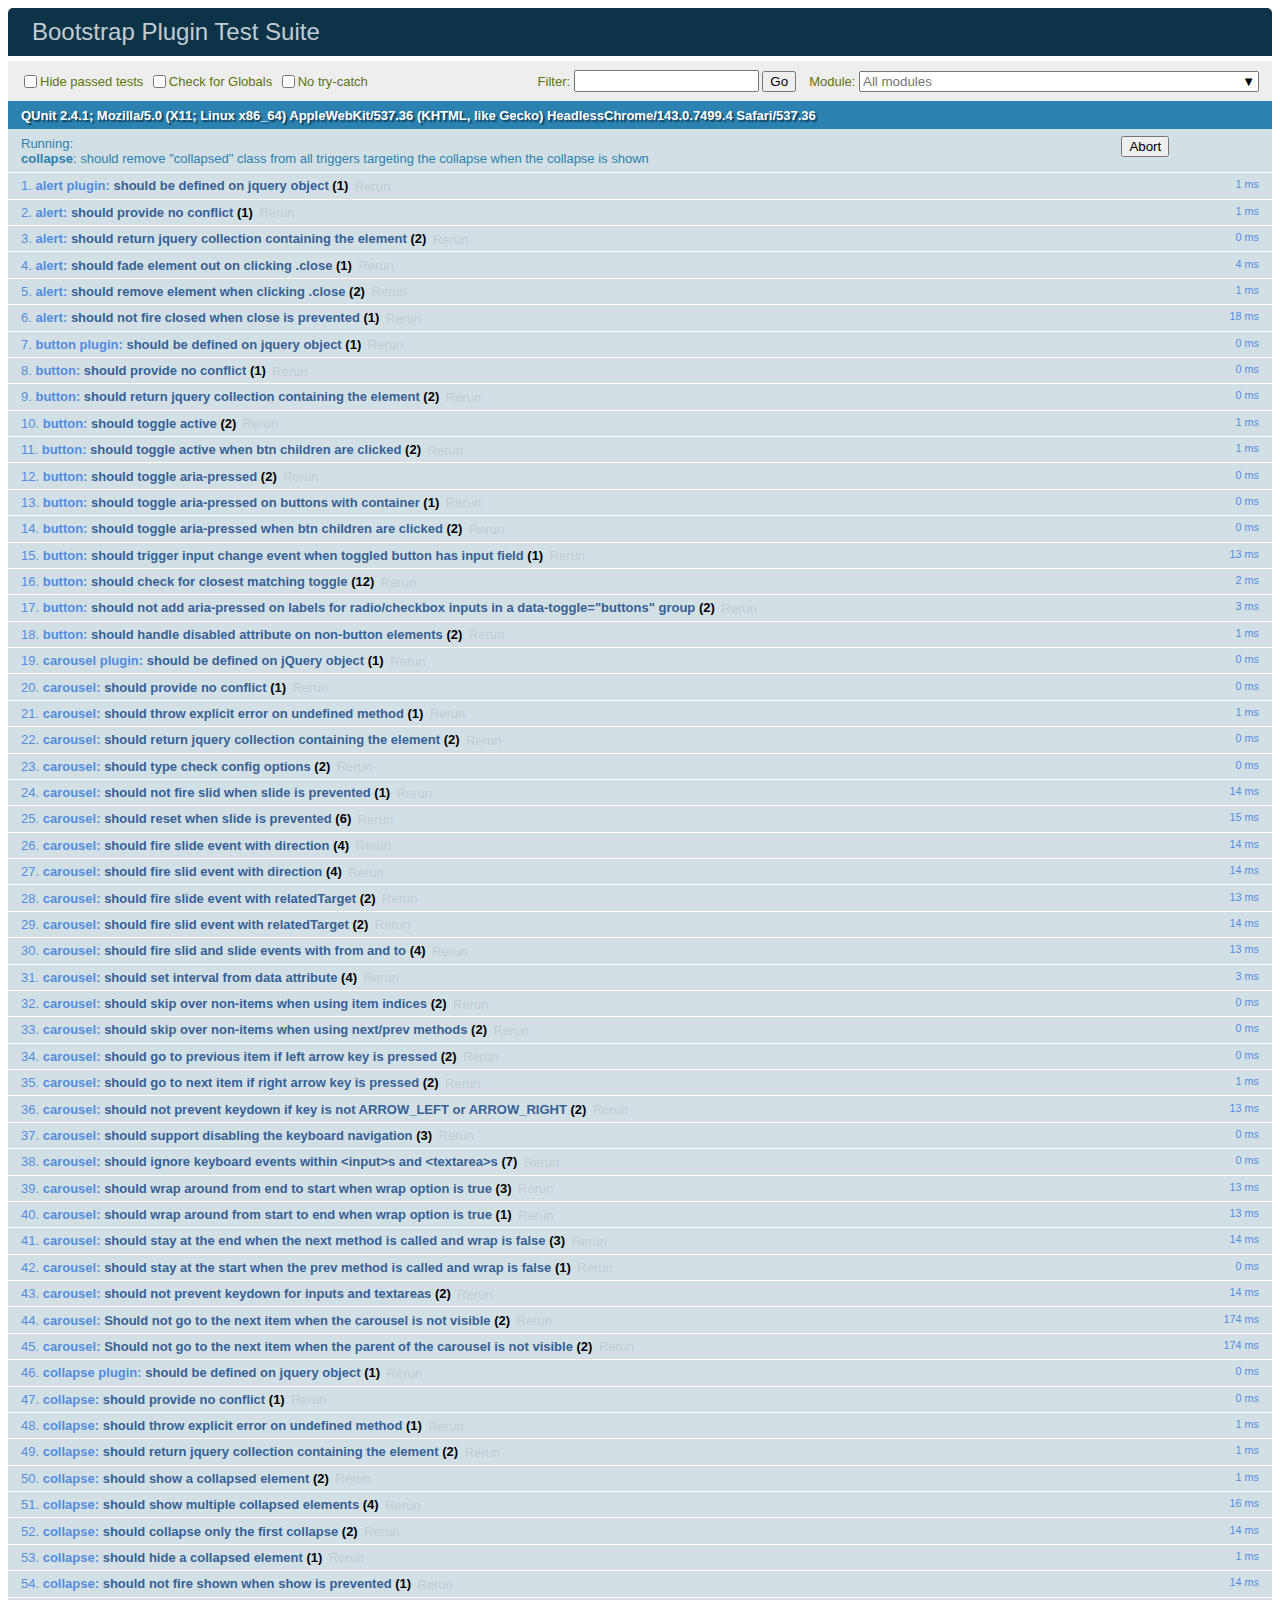
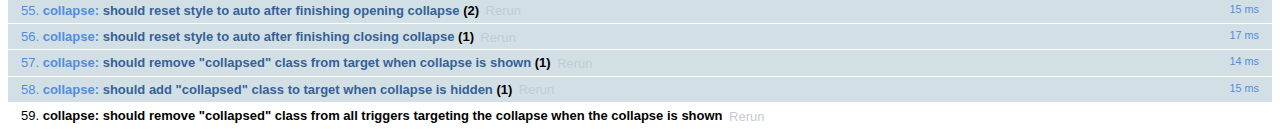
<file: assets/bootstrap-4.0.0/js/tests/index.html>
<!doctype html>
<html lang="en">
  <head>
    <meta charset="utf-8">
    <meta name="viewport" content="width=device-width, initial-scale=1, shrink-to-fit=no">
    <title>Bootstrap Plugin Test Suite</title>

    <!-- jQuery -->
    <script>
      (function () {
        var path = '../../assets/js/vendor/jquery-slim.min.js'
        // get jquery param from the query string.
        var jQueryVersion = location.search.match(/[?&]jquery=(.*?)(?=&|$)/)

        // If a version was specified, use that version from our vendor folder
        if (jQueryVersion) {
          path = 'vendor/jquery-' + jQueryVersion[1] + '.min.js'
        }
        document.write('<script src="' + path + '"><\/script>')
      }())
    </script>
    <script src="../../assets/js/vendor/popper.min.js"></script>

    <!-- QUnit -->
    <link rel="stylesheet" href="vendor/qunit.css" media="screen">
    <script src="vendor/qunit.js"></script>

    <script>
      // Disable jQuery event aliases to ensure we don't accidentally use any of them
      [
        'blur',
        'focus',
        'focusin',
        'focusout',
        'resize',
        'scroll',
        'click',
        'dblclick',
        'mousedown',
        'mouseup',
        'mousemove',
        'mouseover',
        'mouseout',
        'mouseenter',
        'mouseleave',
        'change',
        'select',
        'submit',
        'keydown',
        'keypress',
        'keyup',
        'contextmenu'
      ].forEach(function(eventAlias) {
        $.fn[eventAlias] = function() {
          throw new Error('Using the ".' + eventAlias + '()" method is not allowed, so that Bootstrap can be compatible with custom jQuery builds which exclude the "event aliases" module that defines said method. See https://github.com/twbs/bootstrap/blob/master/CONTRIBUTING.md#js')
        }
      })

      // Require assert.expect in each test
      QUnit.config.requireExpects = true

      // See https://github.com/axemclion/grunt-saucelabs#test-result-details-with-qunit
      var log = []
      var testName

      QUnit.done(function(testResults) {
        var tests = []
        for (var i = 0; i < log.length; i++) {
          var details = log[i]
          tests.push({
            name: details.name,
            result: details.result,
            expected: details.expected,
            actual: details.actual,
            source: details.source
          })
        }
        testResults.tests = tests

        window.global_test_results = testResults
      })

      QUnit.testStart(function(testDetails) {
        QUnit.log(function(details) {
          if (!details.result) {
            details.name = testDetails.name
            log.push(details)
          }
        })
      })

      // Display fixture on-screen on iOS to avoid false positives
      // See https://github.com/twbs/bootstrap/pull/15955
      if (/iPhone|iPad|iPod/.test(navigator.userAgent)) {
        QUnit.begin(function() {
          $('#qunit-fixture').css({ top: 0, left: 0 })
        })

        QUnit.done(function() {
          $('#qunit-fixture').css({ top: '', left: '' })
        })
      }
    </script>

    <!-- Transpiled Plugins -->
    <script src="../dist/util.js"></script>
    <script src="../dist/alert.js"></script>
    <script src="../dist/button.js"></script>
    <script src="../dist/carousel.js"></script>
    <script src="../dist/collapse.js"></script>
    <script src="../dist/dropdown.js"></script>
    <script src="../dist/modal.js"></script>
    <script src="../dist/scrollspy.js"></script>
    <script src="../dist/tab.js"></script>
    <script src="../dist/tooltip.js"></script>
    <script src="../dist/popover.js"></script>

    <!-- Unit Tests -->
    <script src="unit/alert.js"></script>
    <script src="unit/button.js"></script>
    <script src="unit/carousel.js"></script>
    <script src="unit/collapse.js"></script>
    <script src="unit/dropdown.js"></script>
    <script src="unit/modal.js"></script>
    <script src="unit/scrollspy.js"></script>
    <script src="unit/tab.js"></script>
    <script src="unit/tooltip.js"></script>
    <script src="unit/popover.js"></script>
    <script src="unit/util.js"></script>
  </head>
  <body>
    <div id="qunit-container">
      <div id="qunit"></div>
      <div id="qunit-fixture"></div>
    </div>
  </body>
</html>
</file>
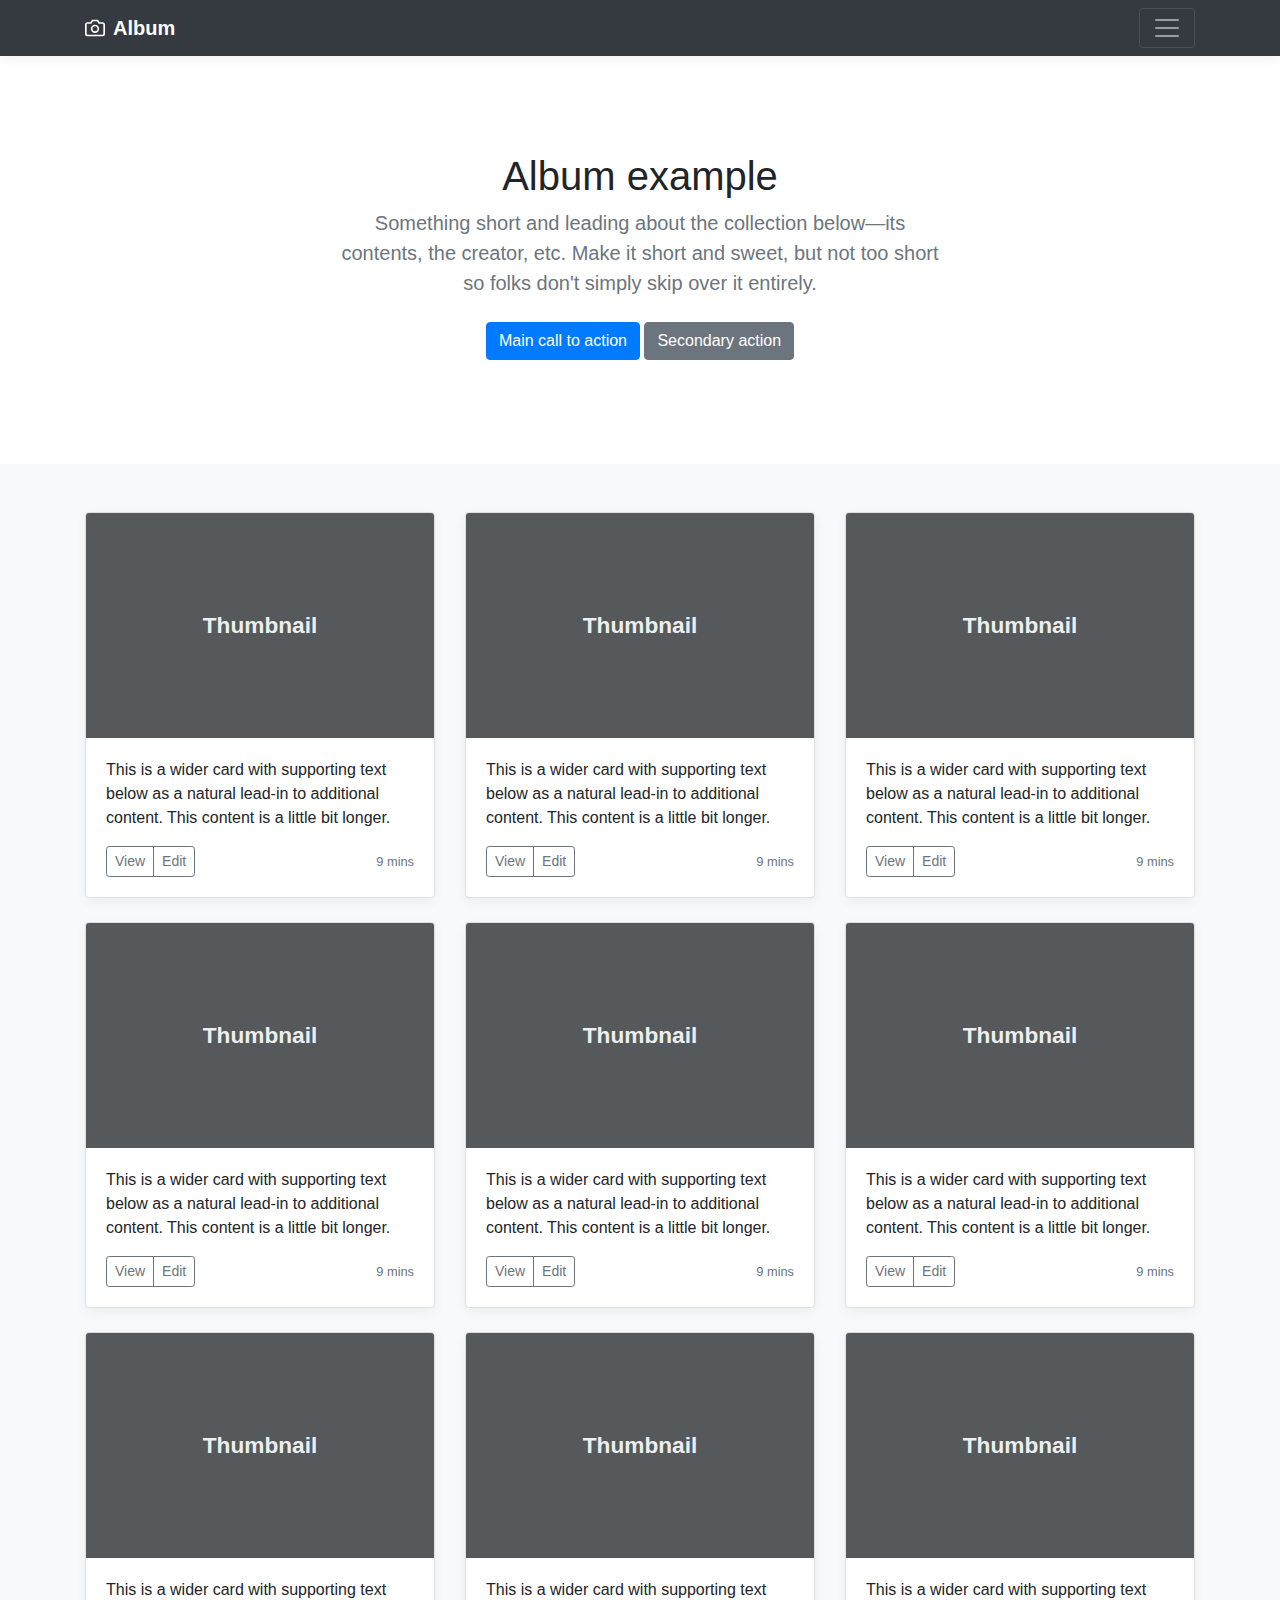
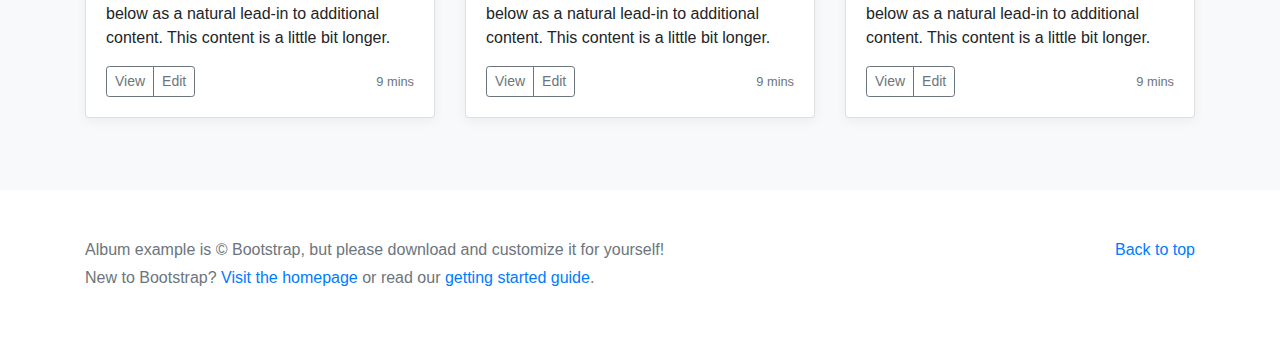
<file: assets/bootstrap-4.0.0/docs/4.0/examples/album/index.html>
<!doctype html>
<html lang="en">
  <head>
    <meta charset="utf-8">
    <meta name="viewport" content="width=device-width, initial-scale=1, shrink-to-fit=no">
    <meta name="description" content="">
    <meta name="author" content="">
    <link rel="icon" href="../../../../favicon.ico">

    <title>Album example for Bootstrap</title>

    <!-- Bootstrap core CSS -->
    <link href="../../../../dist/css/bootstrap.min.css" rel="stylesheet">

    <!-- Custom styles for this template -->
    <link href="album.css" rel="stylesheet">
  </head>

  <body>

    <header>
      <div class="collapse bg-dark" id="navbarHeader">
        <div class="container">
          <div class="row">
            <div class="col-sm-8 col-md-7 py-4">
              <h4 class="text-white">About</h4>
              <p class="text-muted">Add some information about the album below, the author, or any other background context. Make it a few sentences long so folks can pick up some informative tidbits. Then, link them off to some social networking sites or contact information.</p>
            </div>
            <div class="col-sm-4 offset-md-1 py-4">
              <h4 class="text-white">Contact</h4>
              <ul class="list-unstyled">
                <li><a href="#" class="text-white">Follow on Twitter</a></li>
                <li><a href="#" class="text-white">Like on Facebook</a></li>
                <li><a href="#" class="text-white">Email me</a></li>
              </ul>
            </div>
          </div>
        </div>
      </div>
      <div class="navbar navbar-dark bg-dark box-shadow">
        <div class="container d-flex justify-content-between">
          <a href="#" class="navbar-brand d-flex align-items-center">
            <svg xmlns="http://www.w3.org/2000/svg" width="20" height="20" viewBox="0 0 24 24" fill="none" stroke="currentColor" stroke-width="2" stroke-linecap="round" stroke-linejoin="round" class="mr-2"><path d="M23 19a2 2 0 0 1-2 2H3a2 2 0 0 1-2-2V8a2 2 0 0 1 2-2h4l2-3h6l2 3h4a2 2 0 0 1 2 2z"></path><circle cx="12" cy="13" r="4"></circle></svg>
            <strong>Album</strong>
          </a>
          <button class="navbar-toggler" type="button" data-toggle="collapse" data-target="#navbarHeader" aria-controls="navbarHeader" aria-expanded="false" aria-label="Toggle navigation">
            <span class="navbar-toggler-icon"></span>
          </button>
        </div>
      </div>
    </header>

    <main role="main">

      <section class="jumbotron text-center">
        <div class="container">
          <h1 class="jumbotron-heading">Album example</h1>
          <p class="lead text-muted">Something short and leading about the collection below—its contents, the creator, etc. Make it short and sweet, but not too short so folks don't simply skip over it entirely.</p>
          <p>
            <a href="#" class="btn btn-primary my-2">Main call to action</a>
            <a href="#" class="btn btn-secondary my-2">Secondary action</a>
          </p>
        </div>
      </section>

      <div class="album py-5 bg-light">
        <div class="container">

          <div class="row">
            <div class="col-md-4">
              <div class="card mb-4 box-shadow">
                <img class="card-img-top" data-src="holder.js/100px225?theme=thumb&bg=55595c&fg=eceeef&text=Thumbnail" alt="Card image cap">
                <div class="card-body">
                  <p class="card-text">This is a wider card with supporting text below as a natural lead-in to additional content. This content is a little bit longer.</p>
                  <div class="d-flex justify-content-between align-items-center">
                    <div class="btn-group">
                      <button type="button" class="btn btn-sm btn-outline-secondary">View</button>
                      <button type="button" class="btn btn-sm btn-outline-secondary">Edit</button>
                    </div>
                    <small class="text-muted">9 mins</small>
                  </div>
                </div>
              </div>
            </div>
            <div class="col-md-4">
              <div class="card mb-4 box-shadow">
                <img class="card-img-top" data-src="holder.js/100px225?theme=thumb&bg=55595c&fg=eceeef&text=Thumbnail" alt="Card image cap">
                <div class="card-body">
                  <p class="card-text">This is a wider card with supporting text below as a natural lead-in to additional content. This content is a little bit longer.</p>
                  <div class="d-flex justify-content-between align-items-center">
                    <div class="btn-group">
                      <button type="button" class="btn btn-sm btn-outline-secondary">View</button>
                      <button type="button" class="btn btn-sm btn-outline-secondary">Edit</button>
                    </div>
                    <small class="text-muted">9 mins</small>
                  </div>
                </div>
              </div>
            </div>
            <div class="col-md-4">
              <div class="card mb-4 box-shadow">
                <img class="card-img-top" data-src="holder.js/100px225?theme=thumb&bg=55595c&fg=eceeef&text=Thumbnail" alt="Card image cap">
                <div class="card-body">
                  <p class="card-text">This is a wider card with supporting text below as a natural lead-in to additional content. This content is a little bit longer.</p>
                  <div class="d-flex justify-content-between align-items-center">
                    <div class="btn-group">
                      <button type="button" class="btn btn-sm btn-outline-secondary">View</button>
                      <button type="button" class="btn btn-sm btn-outline-secondary">Edit</button>
                    </div>
                    <small class="text-muted">9 mins</small>
                  </div>
                </div>
              </div>
            </div>

            <div class="col-md-4">
              <div class="card mb-4 box-shadow">
                <img class="card-img-top" data-src="holder.js/100px225?theme=thumb&bg=55595c&fg=eceeef&text=Thumbnail" alt="Card image cap">
                <div class="card-body">
                  <p class="card-text">This is a wider card with supporting text below as a natural lead-in to additional content. This content is a little bit longer.</p>
                  <div class="d-flex justify-content-between align-items-center">
                    <div class="btn-group">
                      <button type="button" class="btn btn-sm btn-outline-secondary">View</button>
                      <button type="button" class="btn btn-sm btn-outline-secondary">Edit</button>
                    </div>
                    <small class="text-muted">9 mins</small>
                  </div>
                </div>
              </div>
            </div>
            <div class="col-md-4">
              <div class="card mb-4 box-shadow">
                <img class="card-img-top" data-src="holder.js/100px225?theme=thumb&bg=55595c&fg=eceeef&text=Thumbnail" alt="Card image cap">
                <div class="card-body">
                  <p class="card-text">This is a wider card with supporting text below as a natural lead-in to additional content. This content is a little bit longer.</p>
                  <div class="d-flex justify-content-between align-items-center">
                    <div class="btn-group">
                      <button type="button" class="btn btn-sm btn-outline-secondary">View</button>
                      <button type="button" class="btn btn-sm btn-outline-secondary">Edit</button>
                    </div>
                    <small class="text-muted">9 mins</small>
                  </div>
                </div>
              </div>
            </div>
            <div class="col-md-4">
              <div class="card mb-4 box-shadow">
                <img class="card-img-top" data-src="holder.js/100px225?theme=thumb&bg=55595c&fg=eceeef&text=Thumbnail" alt="Card image cap">
                <div class="card-body">
                  <p class="card-text">This is a wider card with supporting text below as a natural lead-in to additional content. This content is a little bit longer.</p>
                  <div class="d-flex justify-content-between align-items-center">
                    <div class="btn-group">
                      <button type="button" class="btn btn-sm btn-outline-secondary">View</button>
                      <button type="button" class="btn btn-sm btn-outline-secondary">Edit</button>
                    </div>
                    <small class="text-muted">9 mins</small>
                  </div>
                </div>
              </div>
            </div>

            <div class="col-md-4">
              <div class="card mb-4 box-shadow">
                <img class="card-img-top" data-src="holder.js/100px225?theme=thumb&bg=55595c&fg=eceeef&text=Thumbnail" alt="Card image cap">
                <div class="card-body">
                  <p class="card-text">This is a wider card with supporting text below as a natural lead-in to additional content. This content is a little bit longer.</p>
                  <div class="d-flex justify-content-between align-items-center">
                    <div class="btn-group">
                      <button type="button" class="btn btn-sm btn-outline-secondary">View</button>
                      <button type="button" class="btn btn-sm btn-outline-secondary">Edit</button>
                    </div>
                    <small class="text-muted">9 mins</small>
                  </div>
                </div>
              </div>
            </div>
            <div class="col-md-4">
              <div class="card mb-4 box-shadow">
                <img class="card-img-top" data-src="holder.js/100px225?theme=thumb&bg=55595c&fg=eceeef&text=Thumbnail" alt="Card image cap">
                <div class="card-body">
                  <p class="card-text">This is a wider card with supporting text below as a natural lead-in to additional content. This content is a little bit longer.</p>
                  <div class="d-flex justify-content-between align-items-center">
                    <div class="btn-group">
                      <button type="button" class="btn btn-sm btn-outline-secondary">View</button>
                      <button type="button" class="btn btn-sm btn-outline-secondary">Edit</button>
                    </div>
                    <small class="text-muted">9 mins</small>
                  </div>
                </div>
              </div>
            </div>
            <div class="col-md-4">
              <div class="card mb-4 box-shadow">
                <img class="card-img-top" data-src="holder.js/100px225?theme=thumb&bg=55595c&fg=eceeef&text=Thumbnail" alt="Card image cap">
                <div class="card-body">
                  <p class="card-text">This is a wider card with supporting text below as a natural lead-in to additional content. This content is a little bit longer.</p>
                  <div class="d-flex justify-content-between align-items-center">
                    <div class="btn-group">
                      <button type="button" class="btn btn-sm btn-outline-secondary">View</button>
                      <button type="button" class="btn btn-sm btn-outline-secondary">Edit</button>
                    </div>
                    <small class="text-muted">9 mins</small>
                  </div>
                </div>
              </div>
            </div>
          </div>
        </div>
      </div>

    </main>

    <footer class="text-muted">
      <div class="container">
        <p class="float-right">
          <a href="#">Back to top</a>
        </p>
        <p>Album example is &copy; Bootstrap, but please download and customize it for yourself!</p>
        <p>New to Bootstrap? <a href="../../">Visit the homepage</a> or read our <a href="../../getting-started/">getting started guide</a>.</p>
      </div>
    </footer>

    <!-- Bootstrap core JavaScript
    ================================================== -->
    <!-- Placed at the end of the document so the pages load faster -->
    <script src="https://code.jquery.com/jquery-3.2.1.slim.min.js" integrity="sha384-KJ3o2DKtIkvYIK3UENzmM7KCkRr/rE9/Qpg6aAZGJwFDMVNA/GpGFF93hXpG5KkN" crossorigin="anonymous"></script>
    <script>window.jQuery || document.write('<script src="../../../../assets/js/vendor/jquery-slim.min.js"><\/script>')</script>
    <script src="../../../../assets/js/vendor/popper.min.js"></script>
    <script src="../../../../dist/js/bootstrap.min.js"></script>
    <script src="../../../../assets/js/vendor/holder.min.js"></script>
  </body>
</html>
</file>
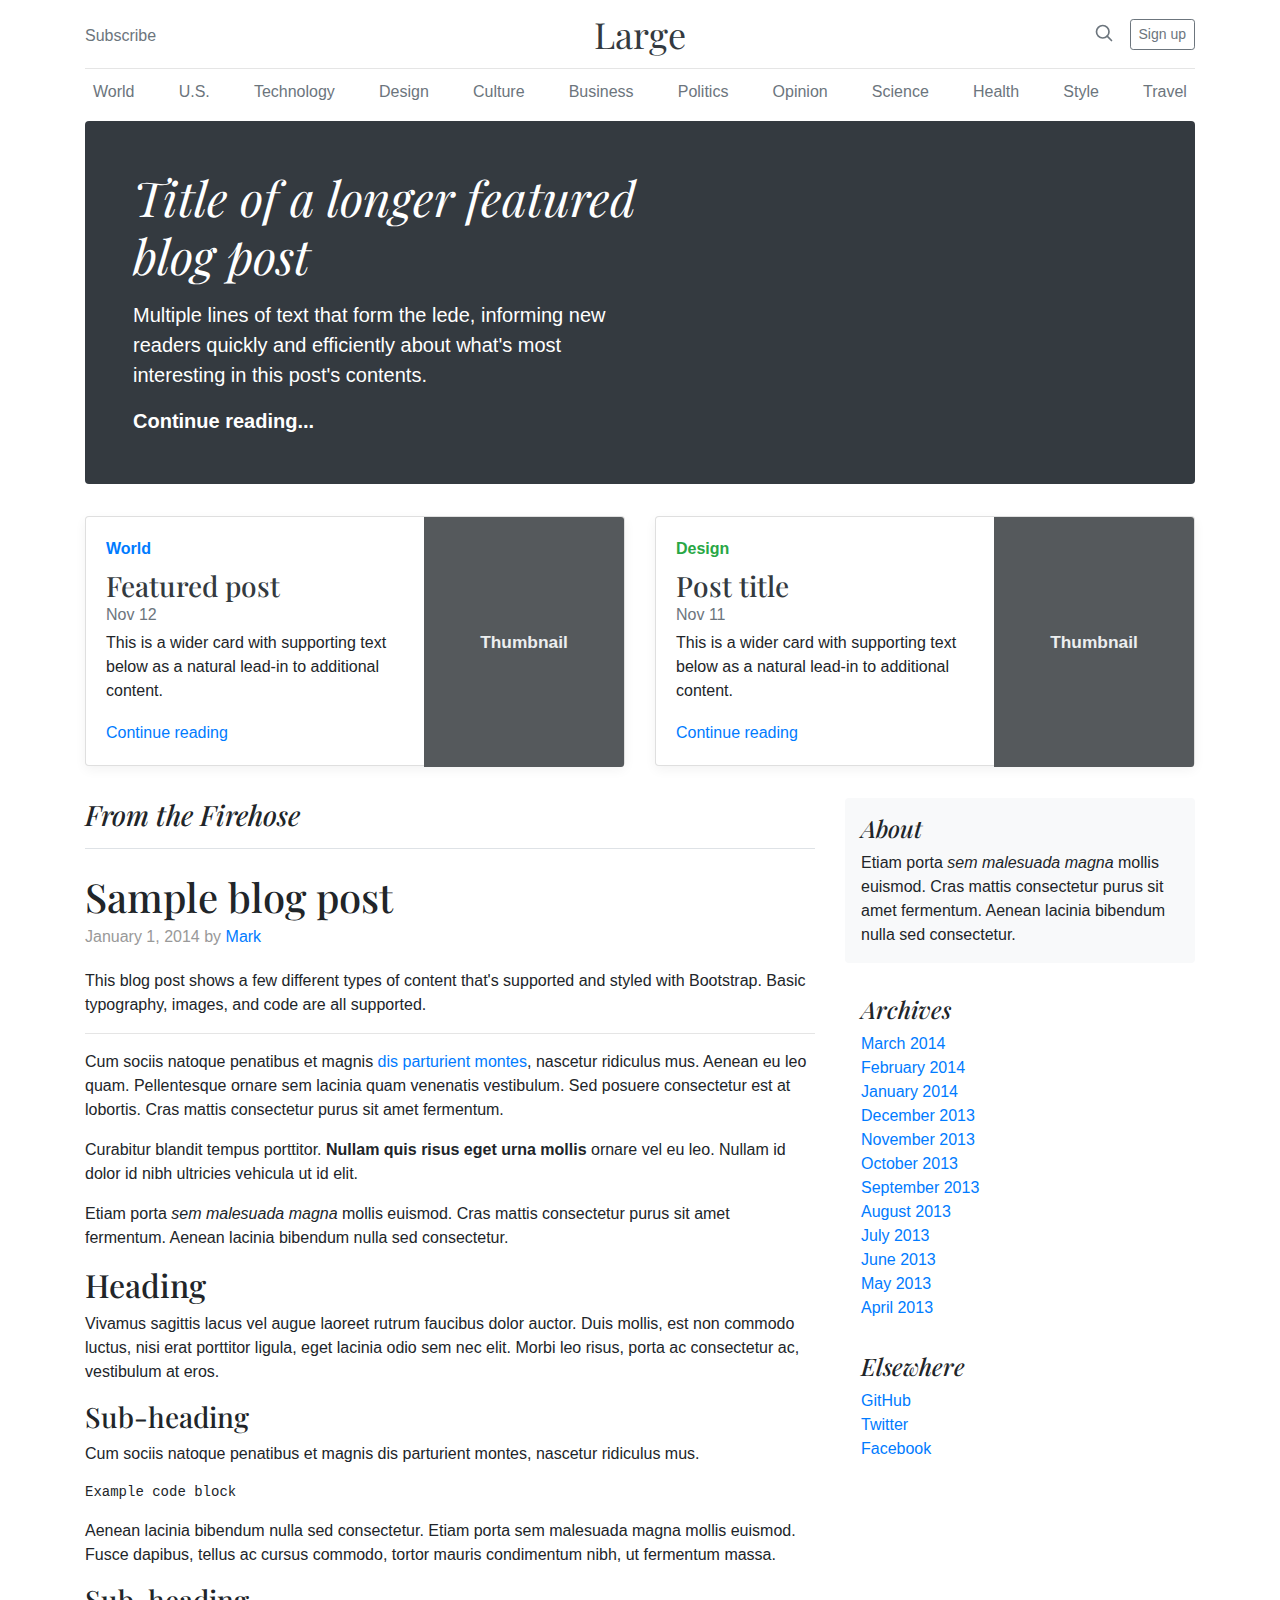
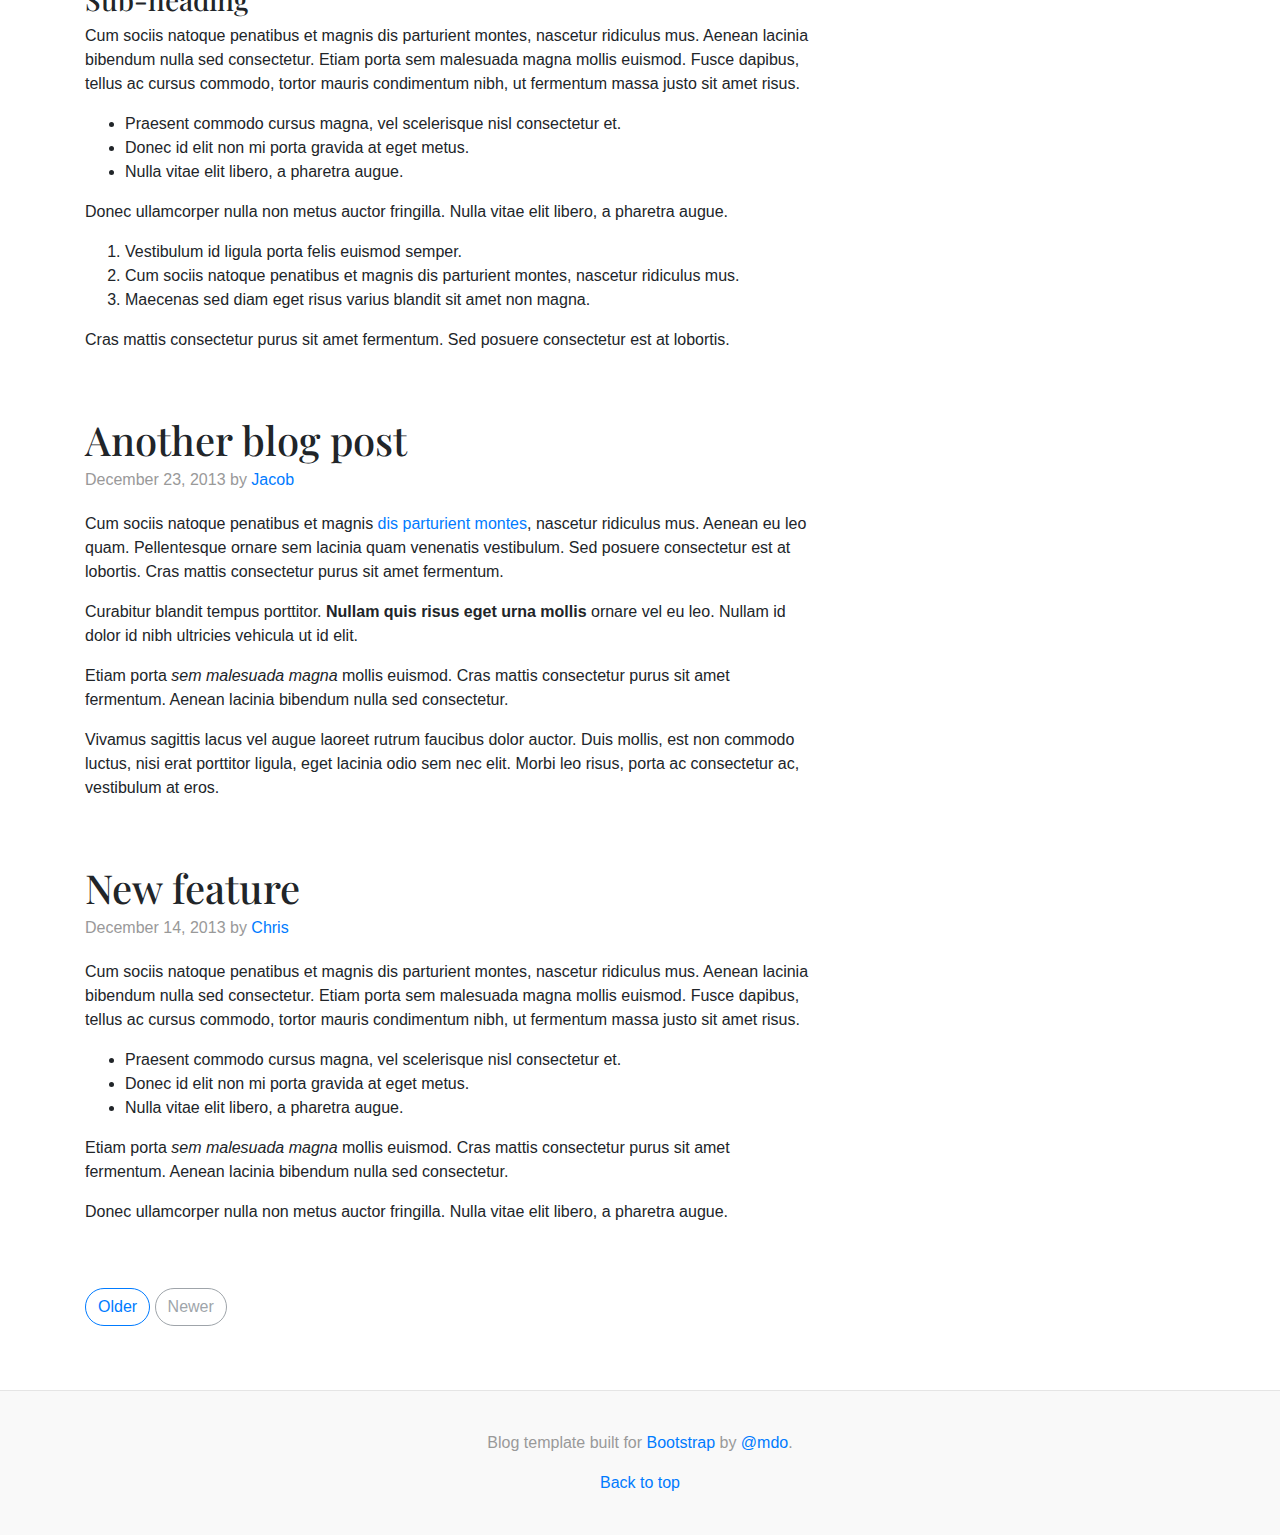
<file: assets/bootstrap-4.0.0/docs/4.0/examples/blog/index.html>
<!doctype html>
<html lang="en">
  <head>
    <meta charset="utf-8">
    <meta name="viewport" content="width=device-width, initial-scale=1, shrink-to-fit=no">
    <meta name="description" content="">
    <meta name="author" content="">
    <link rel="icon" href="../../../../favicon.ico">

    <title>Blog Template for Bootstrap</title>

    <!-- Bootstrap core CSS -->
    <link href="../../../../dist/css/bootstrap.min.css" rel="stylesheet">

    <!-- Custom styles for this template -->
    <link href="https://fonts.googleapis.com/css?family=Playfair+Display:700,900" rel="stylesheet">
    <link href="blog.css" rel="stylesheet">
  </head>

  <body>

    <div class="container">
      <header class="blog-header py-3">
        <div class="row flex-nowrap justify-content-between align-items-center">
          <div class="col-4 pt-1">
            <a class="text-muted" href="#">Subscribe</a>
          </div>
          <div class="col-4 text-center">
            <a class="blog-header-logo text-dark" href="#">Large</a>
          </div>
          <div class="col-4 d-flex justify-content-end align-items-center">
            <a class="text-muted" href="#">
              <svg xmlns="http://www.w3.org/2000/svg" width="20" height="20" viewBox="0 0 24 24" fill="none" stroke="currentColor" stroke-width="2" stroke-linecap="round" stroke-linejoin="round" class="mx-3"><circle cx="10.5" cy="10.5" r="7.5"></circle><line x1="21" y1="21" x2="15.8" y2="15.8"></line></svg>
            </a>
            <a class="btn btn-sm btn-outline-secondary" href="#">Sign up</a>
          </div>
        </div>
      </header>

      <div class="nav-scroller py-1 mb-2">
        <nav class="nav d-flex justify-content-between">
          <a class="p-2 text-muted" href="#">World</a>
          <a class="p-2 text-muted" href="#">U.S.</a>
          <a class="p-2 text-muted" href="#">Technology</a>
          <a class="p-2 text-muted" href="#">Design</a>
          <a class="p-2 text-muted" href="#">Culture</a>
          <a class="p-2 text-muted" href="#">Business</a>
          <a class="p-2 text-muted" href="#">Politics</a>
          <a class="p-2 text-muted" href="#">Opinion</a>
          <a class="p-2 text-muted" href="#">Science</a>
          <a class="p-2 text-muted" href="#">Health</a>
          <a class="p-2 text-muted" href="#">Style</a>
          <a class="p-2 text-muted" href="#">Travel</a>
        </nav>
      </div>

      <div class="jumbotron p-3 p-md-5 text-white rounded bg-dark">
        <div class="col-md-6 px-0">
          <h1 class="display-4 font-italic">Title of a longer featured blog post</h1>
          <p class="lead my-3">Multiple lines of text that form the lede, informing new readers quickly and efficiently about what's most interesting in this post's contents.</p>
          <p class="lead mb-0"><a href="#" class="text-white font-weight-bold">Continue reading...</a></p>
        </div>
      </div>

      <div class="row mb-2">
        <div class="col-md-6">
          <div class="card flex-md-row mb-4 box-shadow h-md-250">
            <div class="card-body d-flex flex-column align-items-start">
              <strong class="d-inline-block mb-2 text-primary">World</strong>
              <h3 class="mb-0">
                <a class="text-dark" href="#">Featured post</a>
              </h3>
              <div class="mb-1 text-muted">Nov 12</div>
              <p class="card-text mb-auto">This is a wider card with supporting text below as a natural lead-in to additional content.</p>
              <a href="#">Continue reading</a>
            </div>
            <img class="card-img-right flex-auto d-none d-md-block" data-src="holder.js/200x250?theme=thumb" alt="Card image cap">
          </div>
        </div>
        <div class="col-md-6">
          <div class="card flex-md-row mb-4 box-shadow h-md-250">
            <div class="card-body d-flex flex-column align-items-start">
              <strong class="d-inline-block mb-2 text-success">Design</strong>
              <h3 class="mb-0">
                <a class="text-dark" href="#">Post title</a>
              </h3>
              <div class="mb-1 text-muted">Nov 11</div>
              <p class="card-text mb-auto">This is a wider card with supporting text below as a natural lead-in to additional content.</p>
              <a href="#">Continue reading</a>
            </div>
            <img class="card-img-right flex-auto d-none d-md-block" data-src="holder.js/200x250?theme=thumb" alt="Card image cap">
          </div>
        </div>
      </div>
    </div>

    <main role="main" class="container">
      <div class="row">
        <div class="col-md-8 blog-main">
          <h3 class="pb-3 mb-4 font-italic border-bottom">
            From the Firehose
          </h3>

          <div class="blog-post">
            <h2 class="blog-post-title">Sample blog post</h2>
            <p class="blog-post-meta">January 1, 2014 by <a href="#">Mark</a></p>

            <p>This blog post shows a few different types of content that's supported and styled with Bootstrap. Basic typography, images, and code are all supported.</p>
            <hr>
            <p>Cum sociis natoque penatibus et magnis <a href="#">dis parturient montes</a>, nascetur ridiculus mus. Aenean eu leo quam. Pellentesque ornare sem lacinia quam venenatis vestibulum. Sed posuere consectetur est at lobortis. Cras mattis consectetur purus sit amet fermentum.</p>
            <blockquote>
              <p>Curabitur blandit tempus porttitor. <strong>Nullam quis risus eget urna mollis</strong> ornare vel eu leo. Nullam id dolor id nibh ultricies vehicula ut id elit.</p>
            </blockquote>
            <p>Etiam porta <em>sem malesuada magna</em> mollis euismod. Cras mattis consectetur purus sit amet fermentum. Aenean lacinia bibendum nulla sed consectetur.</p>
            <h2>Heading</h2>
            <p>Vivamus sagittis lacus vel augue laoreet rutrum faucibus dolor auctor. Duis mollis, est non commodo luctus, nisi erat porttitor ligula, eget lacinia odio sem nec elit. Morbi leo risus, porta ac consectetur ac, vestibulum at eros.</p>
            <h3>Sub-heading</h3>
            <p>Cum sociis natoque penatibus et magnis dis parturient montes, nascetur ridiculus mus.</p>
            <pre><code>Example code block</code></pre>
            <p>Aenean lacinia bibendum nulla sed consectetur. Etiam porta sem malesuada magna mollis euismod. Fusce dapibus, tellus ac cursus commodo, tortor mauris condimentum nibh, ut fermentum massa.</p>
            <h3>Sub-heading</h3>
            <p>Cum sociis natoque penatibus et magnis dis parturient montes, nascetur ridiculus mus. Aenean lacinia bibendum nulla sed consectetur. Etiam porta sem malesuada magna mollis euismod. Fusce dapibus, tellus ac cursus commodo, tortor mauris condimentum nibh, ut fermentum massa justo sit amet risus.</p>
            <ul>
              <li>Praesent commodo cursus magna, vel scelerisque nisl consectetur et.</li>
              <li>Donec id elit non mi porta gravida at eget metus.</li>
              <li>Nulla vitae elit libero, a pharetra augue.</li>
            </ul>
            <p>Donec ullamcorper nulla non metus auctor fringilla. Nulla vitae elit libero, a pharetra augue.</p>
            <ol>
              <li>Vestibulum id ligula porta felis euismod semper.</li>
              <li>Cum sociis natoque penatibus et magnis dis parturient montes, nascetur ridiculus mus.</li>
              <li>Maecenas sed diam eget risus varius blandit sit amet non magna.</li>
            </ol>
            <p>Cras mattis consectetur purus sit amet fermentum. Sed posuere consectetur est at lobortis.</p>
          </div><!-- /.blog-post -->

          <div class="blog-post">
            <h2 class="blog-post-title">Another blog post</h2>
            <p class="blog-post-meta">December 23, 2013 by <a href="#">Jacob</a></p>

            <p>Cum sociis natoque penatibus et magnis <a href="#">dis parturient montes</a>, nascetur ridiculus mus. Aenean eu leo quam. Pellentesque ornare sem lacinia quam venenatis vestibulum. Sed posuere consectetur est at lobortis. Cras mattis consectetur purus sit amet fermentum.</p>
            <blockquote>
              <p>Curabitur blandit tempus porttitor. <strong>Nullam quis risus eget urna mollis</strong> ornare vel eu leo. Nullam id dolor id nibh ultricies vehicula ut id elit.</p>
            </blockquote>
            <p>Etiam porta <em>sem malesuada magna</em> mollis euismod. Cras mattis consectetur purus sit amet fermentum. Aenean lacinia bibendum nulla sed consectetur.</p>
            <p>Vivamus sagittis lacus vel augue laoreet rutrum faucibus dolor auctor. Duis mollis, est non commodo luctus, nisi erat porttitor ligula, eget lacinia odio sem nec elit. Morbi leo risus, porta ac consectetur ac, vestibulum at eros.</p>
          </div><!-- /.blog-post -->

          <div class="blog-post">
            <h2 class="blog-post-title">New feature</h2>
            <p class="blog-post-meta">December 14, 2013 by <a href="#">Chris</a></p>

            <p>Cum sociis natoque penatibus et magnis dis parturient montes, nascetur ridiculus mus. Aenean lacinia bibendum nulla sed consectetur. Etiam porta sem malesuada magna mollis euismod. Fusce dapibus, tellus ac cursus commodo, tortor mauris condimentum nibh, ut fermentum massa justo sit amet risus.</p>
            <ul>
              <li>Praesent commodo cursus magna, vel scelerisque nisl consectetur et.</li>
              <li>Donec id elit non mi porta gravida at eget metus.</li>
              <li>Nulla vitae elit libero, a pharetra augue.</li>
            </ul>
            <p>Etiam porta <em>sem malesuada magna</em> mollis euismod. Cras mattis consectetur purus sit amet fermentum. Aenean lacinia bibendum nulla sed consectetur.</p>
            <p>Donec ullamcorper nulla non metus auctor fringilla. Nulla vitae elit libero, a pharetra augue.</p>
          </div><!-- /.blog-post -->

          <nav class="blog-pagination">
            <a class="btn btn-outline-primary" href="#">Older</a>
            <a class="btn btn-outline-secondary disabled" href="#">Newer</a>
          </nav>

        </div><!-- /.blog-main -->

        <aside class="col-md-4 blog-sidebar">
          <div class="p-3 mb-3 bg-light rounded">
            <h4 class="font-italic">About</h4>
            <p class="mb-0">Etiam porta <em>sem malesuada magna</em> mollis euismod. Cras mattis consectetur purus sit amet fermentum. Aenean lacinia bibendum nulla sed consectetur.</p>
          </div>

          <div class="p-3">
            <h4 class="font-italic">Archives</h4>
            <ol class="list-unstyled mb-0">
              <li><a href="#">March 2014</a></li>
              <li><a href="#">February 2014</a></li>
              <li><a href="#">January 2014</a></li>
              <li><a href="#">December 2013</a></li>
              <li><a href="#">November 2013</a></li>
              <li><a href="#">October 2013</a></li>
              <li><a href="#">September 2013</a></li>
              <li><a href="#">August 2013</a></li>
              <li><a href="#">July 2013</a></li>
              <li><a href="#">June 2013</a></li>
              <li><a href="#">May 2013</a></li>
              <li><a href="#">April 2013</a></li>
            </ol>
          </div>

          <div class="p-3">
            <h4 class="font-italic">Elsewhere</h4>
            <ol class="list-unstyled">
              <li><a href="#">GitHub</a></li>
              <li><a href="#">Twitter</a></li>
              <li><a href="#">Facebook</a></li>
            </ol>
          </div>
        </aside><!-- /.blog-sidebar -->

      </div><!-- /.row -->

    </main><!-- /.container -->

    <footer class="blog-footer">
      <p>Blog template built for <a href="https://getbootstrap.com/">Bootstrap</a> by <a href="https://twitter.com/mdo">@mdo</a>.</p>
      <p>
        <a href="#">Back to top</a>
      </p>
    </footer>

    <!-- Bootstrap core JavaScript
    ================================================== -->
    <!-- Placed at the end of the document so the pages load faster -->
    <script src="https://code.jquery.com/jquery-3.2.1.slim.min.js" integrity="sha384-KJ3o2DKtIkvYIK3UENzmM7KCkRr/rE9/Qpg6aAZGJwFDMVNA/GpGFF93hXpG5KkN" crossorigin="anonymous"></script>
    <script>window.jQuery || document.write('<script src="../../../../assets/js/vendor/jquery-slim.min.js"><\/script>')</script>
    <script src="../../../../assets/js/vendor/popper.min.js"></script>
    <script src="../../../../dist/js/bootstrap.min.js"></script>
    <script src="../../../../assets/js/vendor/holder.min.js"></script>
    <script>
      Holder.addTheme('thumb', {
        bg: '#55595c',
        fg: '#eceeef',
        text: 'Thumbnail'
      });
    </script>
  </body>
</html>
</file>
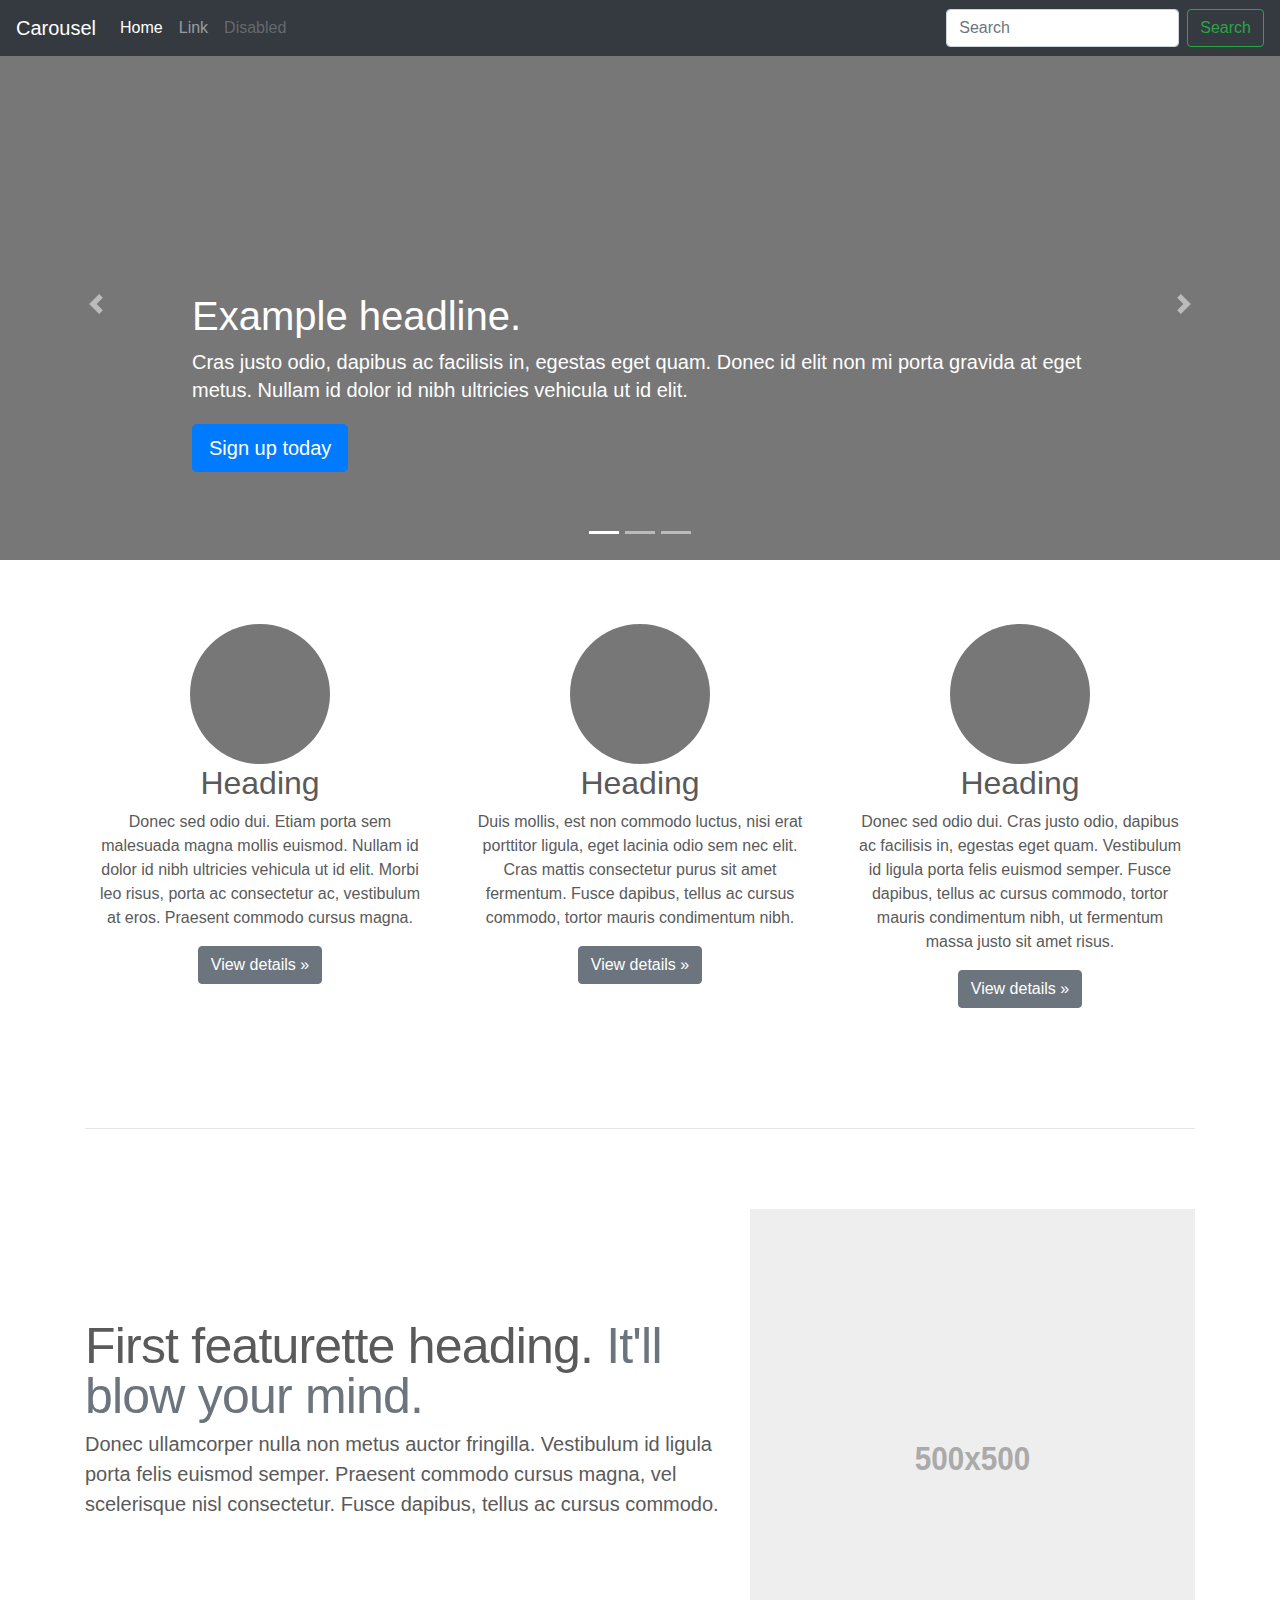
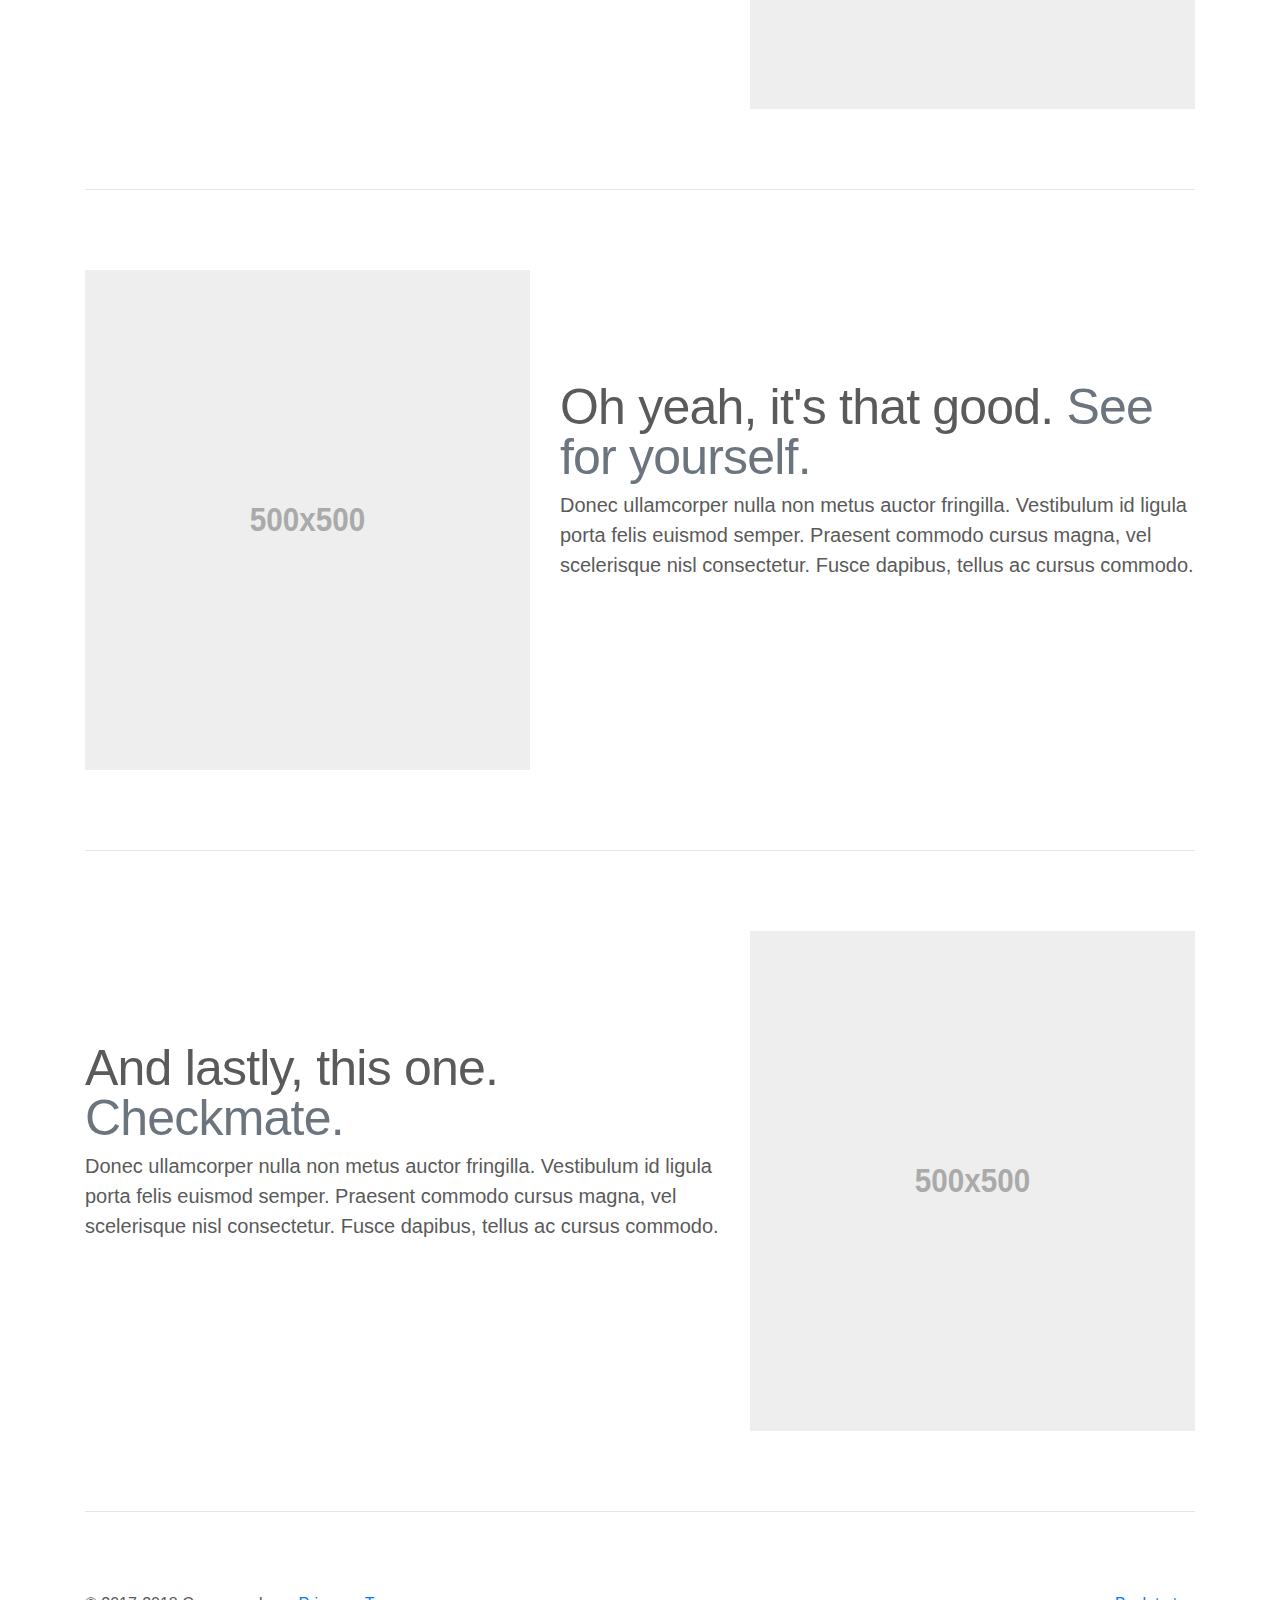
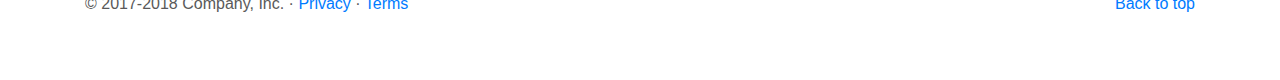
<file: assets/bootstrap-4.0.0/docs/4.0/examples/carousel/index.html>
<!doctype html>
<html lang="en">
  <head>
    <meta charset="utf-8">
    <meta name="viewport" content="width=device-width, initial-scale=1, shrink-to-fit=no">
    <meta name="description" content="">
    <meta name="author" content="">
    <link rel="icon" href="../../../../favicon.ico">

    <title>Carousel Template for Bootstrap</title>

    <!-- Bootstrap core CSS -->
    <link href="../../../../dist/css/bootstrap.min.css" rel="stylesheet">

    <!-- Custom styles for this template -->
    <link href="carousel.css" rel="stylesheet">
  </head>
  <body>

    <header>
      <nav class="navbar navbar-expand-md navbar-dark fixed-top bg-dark">
        <a class="navbar-brand" href="#">Carousel</a>
        <button class="navbar-toggler" type="button" data-toggle="collapse" data-target="#navbarCollapse" aria-controls="navbarCollapse" aria-expanded="false" aria-label="Toggle navigation">
          <span class="navbar-toggler-icon"></span>
        </button>
        <div class="collapse navbar-collapse" id="navbarCollapse">
          <ul class="navbar-nav mr-auto">
            <li class="nav-item active">
              <a class="nav-link" href="#">Home <span class="sr-only">(current)</span></a>
            </li>
            <li class="nav-item">
              <a class="nav-link" href="#">Link</a>
            </li>
            <li class="nav-item">
              <a class="nav-link disabled" href="#">Disabled</a>
            </li>
          </ul>
          <form class="form-inline mt-2 mt-md-0">
            <input class="form-control mr-sm-2" type="text" placeholder="Search" aria-label="Search">
            <button class="btn btn-outline-success my-2 my-sm-0" type="submit">Search</button>
          </form>
        </div>
      </nav>
    </header>

    <main role="main">

      <div id="myCarousel" class="carousel slide" data-ride="carousel">
        <ol class="carousel-indicators">
          <li data-target="#myCarousel" data-slide-to="0" class="active"></li>
          <li data-target="#myCarousel" data-slide-to="1"></li>
          <li data-target="#myCarousel" data-slide-to="2"></li>
        </ol>
        <div class="carousel-inner">
          <div class="carousel-item active">
            <img class="first-slide" src="[data-uri]" alt="First slide">
            <div class="container">
              <div class="carousel-caption text-left">
                <h1>Example headline.</h1>
                <p>Cras justo odio, dapibus ac facilisis in, egestas eget quam. Donec id elit non mi porta gravida at eget metus. Nullam id dolor id nibh ultricies vehicula ut id elit.</p>
                <p><a class="btn btn-lg btn-primary" href="#" role="button">Sign up today</a></p>
              </div>
            </div>
          </div>
          <div class="carousel-item">
            <img class="second-slide" src="[data-uri]" alt="Second slide">
            <div class="container">
              <div class="carousel-caption">
                <h1>Another example headline.</h1>
                <p>Cras justo odio, dapibus ac facilisis in, egestas eget quam. Donec id elit non mi porta gravida at eget metus. Nullam id dolor id nibh ultricies vehicula ut id elit.</p>
                <p><a class="btn btn-lg btn-primary" href="#" role="button">Learn more</a></p>
              </div>
            </div>
          </div>
          <div class="carousel-item">
            <img class="third-slide" src="[data-uri]" alt="Third slide">
            <div class="container">
              <div class="carousel-caption text-right">
                <h1>One more for good measure.</h1>
                <p>Cras justo odio, dapibus ac facilisis in, egestas eget quam. Donec id elit non mi porta gravida at eget metus. Nullam id dolor id nibh ultricies vehicula ut id elit.</p>
                <p><a class="btn btn-lg btn-primary" href="#" role="button">Browse gallery</a></p>
              </div>
            </div>
          </div>
        </div>
        <a class="carousel-control-prev" href="#myCarousel" role="button" data-slide="prev">
          <span class="carousel-control-prev-icon" aria-hidden="true"></span>
          <span class="sr-only">Previous</span>
        </a>
        <a class="carousel-control-next" href="#myCarousel" role="button" data-slide="next">
          <span class="carousel-control-next-icon" aria-hidden="true"></span>
          <span class="sr-only">Next</span>
        </a>
      </div>


      <!-- Marketing messaging and featurettes
      ================================================== -->
      <!-- Wrap the rest of the page in another container to center all the content. -->

      <div class="container marketing">

        <!-- Three columns of text below the carousel -->
        <div class="row">
          <div class="col-lg-4">
            <img class="rounded-circle" src="[data-uri]" alt="Generic placeholder image" width="140" height="140">
            <h2>Heading</h2>
            <p>Donec sed odio dui. Etiam porta sem malesuada magna mollis euismod. Nullam id dolor id nibh ultricies vehicula ut id elit. Morbi leo risus, porta ac consectetur ac, vestibulum at eros. Praesent commodo cursus magna.</p>
            <p><a class="btn btn-secondary" href="#" role="button">View details &raquo;</a></p>
          </div><!-- /.col-lg-4 -->
          <div class="col-lg-4">
            <img class="rounded-circle" src="[data-uri]" alt="Generic placeholder image" width="140" height="140">
            <h2>Heading</h2>
            <p>Duis mollis, est non commodo luctus, nisi erat porttitor ligula, eget lacinia odio sem nec elit. Cras mattis consectetur purus sit amet fermentum. Fusce dapibus, tellus ac cursus commodo, tortor mauris condimentum nibh.</p>
            <p><a class="btn btn-secondary" href="#" role="button">View details &raquo;</a></p>
          </div><!-- /.col-lg-4 -->
          <div class="col-lg-4">
            <img class="rounded-circle" src="[data-uri]" alt="Generic placeholder image" width="140" height="140">
            <h2>Heading</h2>
            <p>Donec sed odio dui. Cras justo odio, dapibus ac facilisis in, egestas eget quam. Vestibulum id ligula porta felis euismod semper. Fusce dapibus, tellus ac cursus commodo, tortor mauris condimentum nibh, ut fermentum massa justo sit amet risus.</p>
            <p><a class="btn btn-secondary" href="#" role="button">View details &raquo;</a></p>
          </div><!-- /.col-lg-4 -->
        </div><!-- /.row -->


        <!-- START THE FEATURETTES -->

        <hr class="featurette-divider">

        <div class="row featurette">
          <div class="col-md-7">
            <h2 class="featurette-heading">First featurette heading. <span class="text-muted">It'll blow your mind.</span></h2>
            <p class="lead">Donec ullamcorper nulla non metus auctor fringilla. Vestibulum id ligula porta felis euismod semper. Praesent commodo cursus magna, vel scelerisque nisl consectetur. Fusce dapibus, tellus ac cursus commodo.</p>
          </div>
          <div class="col-md-5">
            <img class="featurette-image img-fluid mx-auto" data-src="holder.js/500x500/auto" alt="Generic placeholder image">
          </div>
        </div>

        <hr class="featurette-divider">

        <div class="row featurette">
          <div class="col-md-7 order-md-2">
            <h2 class="featurette-heading">Oh yeah, it's that good. <span class="text-muted">See for yourself.</span></h2>
            <p class="lead">Donec ullamcorper nulla non metus auctor fringilla. Vestibulum id ligula porta felis euismod semper. Praesent commodo cursus magna, vel scelerisque nisl consectetur. Fusce dapibus, tellus ac cursus commodo.</p>
          </div>
          <div class="col-md-5 order-md-1">
            <img class="featurette-image img-fluid mx-auto" data-src="holder.js/500x500/auto" alt="Generic placeholder image">
          </div>
        </div>

        <hr class="featurette-divider">

        <div class="row featurette">
          <div class="col-md-7">
            <h2 class="featurette-heading">And lastly, this one. <span class="text-muted">Checkmate.</span></h2>
            <p class="lead">Donec ullamcorper nulla non metus auctor fringilla. Vestibulum id ligula porta felis euismod semper. Praesent commodo cursus magna, vel scelerisque nisl consectetur. Fusce dapibus, tellus ac cursus commodo.</p>
          </div>
          <div class="col-md-5">
            <img class="featurette-image img-fluid mx-auto" data-src="holder.js/500x500/auto" alt="Generic placeholder image">
          </div>
        </div>

        <hr class="featurette-divider">

        <!-- /END THE FEATURETTES -->

      </div><!-- /.container -->


      <!-- FOOTER -->
      <footer class="container">
        <p class="float-right"><a href="#">Back to top</a></p>
        <p>&copy; 2017-2018 Company, Inc. &middot; <a href="#">Privacy</a> &middot; <a href="#">Terms</a></p>
      </footer>
    </main>

    <!-- Bootstrap core JavaScript
    ================================================== -->
    <!-- Placed at the end of the document so the pages load faster -->
    <script src="https://code.jquery.com/jquery-3.2.1.slim.min.js" integrity="sha384-KJ3o2DKtIkvYIK3UENzmM7KCkRr/rE9/Qpg6aAZGJwFDMVNA/GpGFF93hXpG5KkN" crossorigin="anonymous"></script>
    <script>window.jQuery || document.write('<script src="../../../../assets/js/vendor/jquery-slim.min.js"><\/script>')</script>
    <script src="../../../../assets/js/vendor/popper.min.js"></script>
    <script src="../../../../dist/js/bootstrap.min.js"></script>
    <!-- Just to make our placeholder images work. Don't actually copy the next line! -->
    <script src="../../../../assets/js/vendor/holder.min.js"></script>
  </body>
</html>
</file>
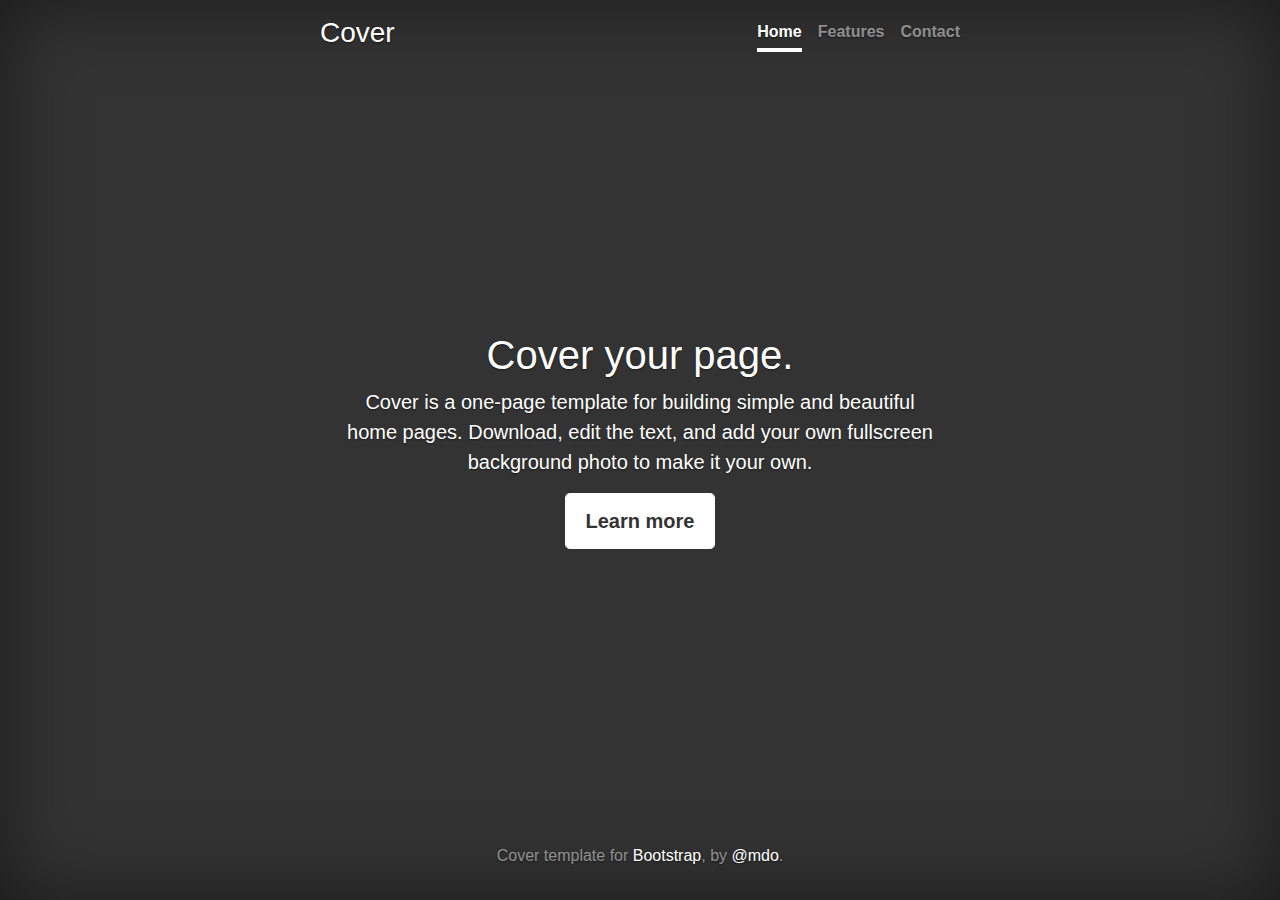
<file: assets/bootstrap-4.0.0/docs/4.0/examples/cover/index.html>
<!doctype html>
<html lang="en">
  <head>
    <meta charset="utf-8">
    <meta name="viewport" content="width=device-width, initial-scale=1, shrink-to-fit=no">
    <meta name="description" content="">
    <meta name="author" content="">
    <link rel="icon" href="../../../../favicon.ico">

    <title>Cover Template for Bootstrap</title>

    <!-- Bootstrap core CSS -->
    <link href="../../../../dist/css/bootstrap.min.css" rel="stylesheet">

    <!-- Custom styles for this template -->
    <link href="cover.css" rel="stylesheet">
  </head>

  <body class="text-center">

    <div class="cover-container d-flex h-100 p-3 mx-auto flex-column">
      <header class="masthead mb-auto">
        <div class="inner">
          <h3 class="masthead-brand">Cover</h3>
          <nav class="nav nav-masthead justify-content-center">
            <a class="nav-link active" href="#">Home</a>
            <a class="nav-link" href="#">Features</a>
            <a class="nav-link" href="#">Contact</a>
          </nav>
        </div>
      </header>

      <main role="main" class="inner cover">
        <h1 class="cover-heading">Cover your page.</h1>
        <p class="lead">Cover is a one-page template for building simple and beautiful home pages. Download, edit the text, and add your own fullscreen background photo to make it your own.</p>
        <p class="lead">
          <a href="#" class="btn btn-lg btn-secondary">Learn more</a>
        </p>
      </main>

      <footer class="mastfoot mt-auto">
        <div class="inner">
          <p>Cover template for <a href="https://getbootstrap.com/">Bootstrap</a>, by <a href="https://twitter.com/mdo">@mdo</a>.</p>
        </div>
      </footer>
    </div>


    <!-- Bootstrap core JavaScript
    ================================================== -->
    <!-- Placed at the end of the document so the pages load faster -->
    <script src="https://code.jquery.com/jquery-3.2.1.slim.min.js" integrity="sha384-KJ3o2DKtIkvYIK3UENzmM7KCkRr/rE9/Qpg6aAZGJwFDMVNA/GpGFF93hXpG5KkN" crossorigin="anonymous"></script>
    <script>window.jQuery || document.write('<script src="../../../../assets/js/vendor/jquery-slim.min.js"><\/script>')</script>
    <script src="../../../../assets/js/vendor/popper.min.js"></script>
    <script src="../../../../dist/js/bootstrap.min.js"></script>
  </body>
</html>
</file>
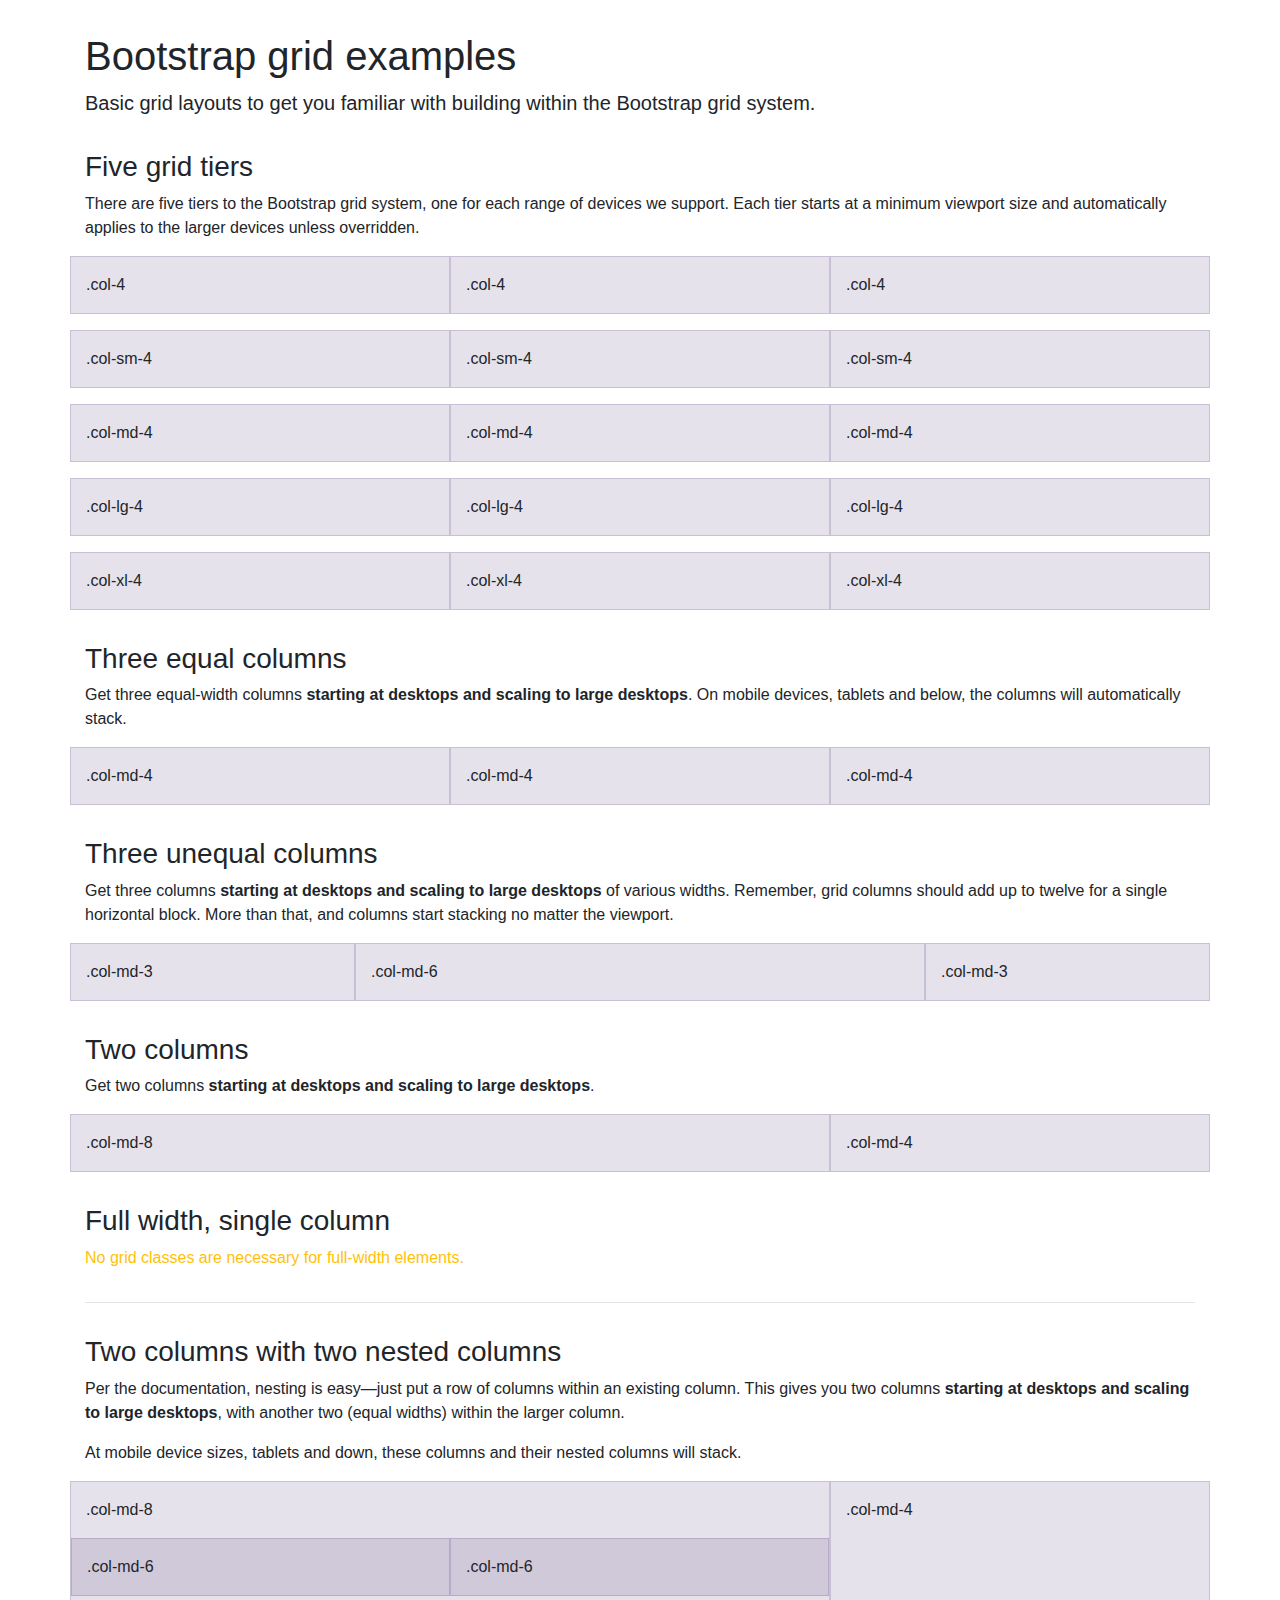
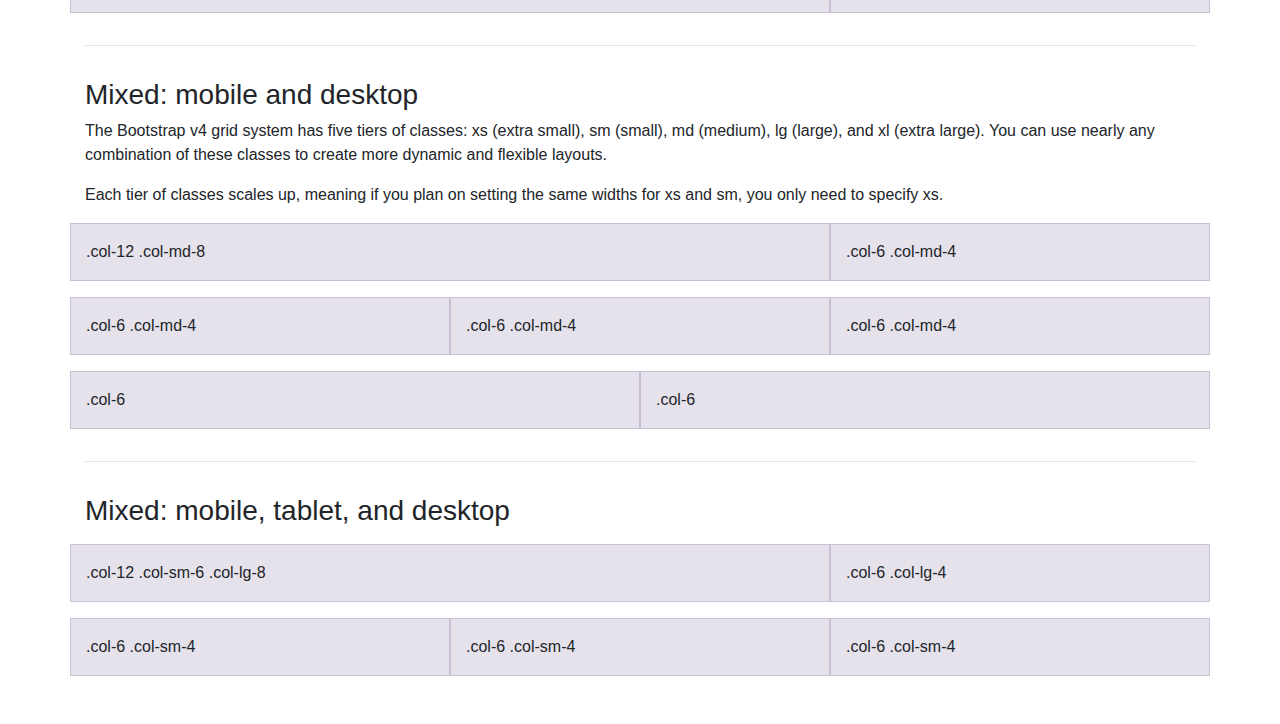
<file: assets/bootstrap-4.0.0/docs/4.0/examples/grid/index.html>
<!doctype html>
<html lang="en">
  <head>
    <meta charset="utf-8">
    <meta name="viewport" content="width=device-width, initial-scale=1, shrink-to-fit=no">
    <meta name="description" content="">
    <meta name="author" content="">
    <link rel="icon" href="../../../../favicon.ico">

    <title>Grid Template for Bootstrap</title>

    <!-- Bootstrap core CSS -->
    <link href="../../../../dist/css/bootstrap.min.css" rel="stylesheet">

    <!-- Custom styles for this template -->
    <link href="grid.css" rel="stylesheet">
  </head>

  <body>
    <div class="container">

      <h1>Bootstrap grid examples</h1>
      <p class="lead">Basic grid layouts to get you familiar with building within the Bootstrap grid system.</p>

      <h3>Five grid tiers</h3>
      <p>There are five tiers to the Bootstrap grid system, one for each range of devices we support. Each tier starts at a minimum viewport size and automatically applies to the larger devices unless overridden.</p>

      <div class="row">
        <div class="col-4">.col-4</div>
        <div class="col-4">.col-4</div>
        <div class="col-4">.col-4</div>
      </div>

      <div class="row">
        <div class="col-sm-4">.col-sm-4</div>
        <div class="col-sm-4">.col-sm-4</div>
        <div class="col-sm-4">.col-sm-4</div>
      </div>

      <div class="row">
        <div class="col-md-4">.col-md-4</div>
        <div class="col-md-4">.col-md-4</div>
        <div class="col-md-4">.col-md-4</div>
      </div>

      <div class="row">
        <div class="col-lg-4">.col-lg-4</div>
        <div class="col-lg-4">.col-lg-4</div>
        <div class="col-lg-4">.col-lg-4</div>
      </div>

      <div class="row">
        <div class="col-xl-4">.col-xl-4</div>
        <div class="col-xl-4">.col-xl-4</div>
        <div class="col-xl-4">.col-xl-4</div>
      </div>

      <h3>Three equal columns</h3>
      <p>Get three equal-width columns <strong>starting at desktops and scaling to large desktops</strong>. On mobile devices, tablets and below, the columns will automatically stack.</p>
      <div class="row">
        <div class="col-md-4">.col-md-4</div>
        <div class="col-md-4">.col-md-4</div>
        <div class="col-md-4">.col-md-4</div>
      </div>

      <h3>Three unequal columns</h3>
      <p>Get three columns <strong>starting at desktops and scaling to large desktops</strong> of various widths. Remember, grid columns should add up to twelve for a single horizontal block. More than that, and columns start stacking no matter the viewport.</p>
      <div class="row">
        <div class="col-md-3">.col-md-3</div>
        <div class="col-md-6">.col-md-6</div>
        <div class="col-md-3">.col-md-3</div>
      </div>

      <h3>Two columns</h3>
      <p>Get two columns <strong>starting at desktops and scaling to large desktops</strong>.</p>
      <div class="row">
        <div class="col-md-8">.col-md-8</div>
        <div class="col-md-4">.col-md-4</div>
      </div>

      <h3>Full width, single column</h3>
      <p class="text-warning">No grid classes are necessary for full-width elements.</p>

      <hr>

      <h3>Two columns with two nested columns</h3>
      <p>Per the documentation, nesting is easy—just put a row of columns within an existing column. This gives you two columns <strong>starting at desktops and scaling to large desktops</strong>, with another two (equal widths) within the larger column.</p>
      <p>At mobile device sizes, tablets and down, these columns and their nested columns will stack.</p>
      <div class="row">
        <div class="col-md-8">
          .col-md-8
          <div class="row">
            <div class="col-md-6">.col-md-6</div>
            <div class="col-md-6">.col-md-6</div>
          </div>
        </div>
        <div class="col-md-4">.col-md-4</div>
      </div>

      <hr>

      <h3>Mixed: mobile and desktop</h3>
      <p>The Bootstrap v4 grid system has five tiers of classes: xs (extra small), sm (small), md (medium), lg (large), and xl (extra large). You can use nearly any combination of these classes to create more dynamic and flexible layouts.</p>
      <p>Each tier of classes scales up, meaning if you plan on setting the same widths for xs and sm, you only need to specify xs.</p>
      <div class="row">
        <div class="col-12 col-md-8">.col-12 .col-md-8</div>
        <div class="col-6 col-md-4">.col-6 .col-md-4</div>
      </div>
      <div class="row">
        <div class="col-6 col-md-4">.col-6 .col-md-4</div>
        <div class="col-6 col-md-4">.col-6 .col-md-4</div>
        <div class="col-6 col-md-4">.col-6 .col-md-4</div>
      </div>
      <div class="row">
        <div class="col-6">.col-6</div>
        <div class="col-6">.col-6</div>
      </div>

      <hr>

      <h3>Mixed: mobile, tablet, and desktop</h3>
      <p></p>
      <div class="row">
        <div class="col-12 col-sm-6 col-lg-8">.col-12 .col-sm-6 .col-lg-8</div>
        <div class="col-6 col-lg-4">.col-6 .col-lg-4</div>
      </div>
      <div class="row">
        <div class="col-6 col-sm-4">.col-6 .col-sm-4</div>
        <div class="col-6 col-sm-4">.col-6 .col-sm-4</div>
        <div class="col-6 col-sm-4">.col-6 .col-sm-4</div>
      </div>

    </div> <!-- /container -->
  </body>
</html>
</file>
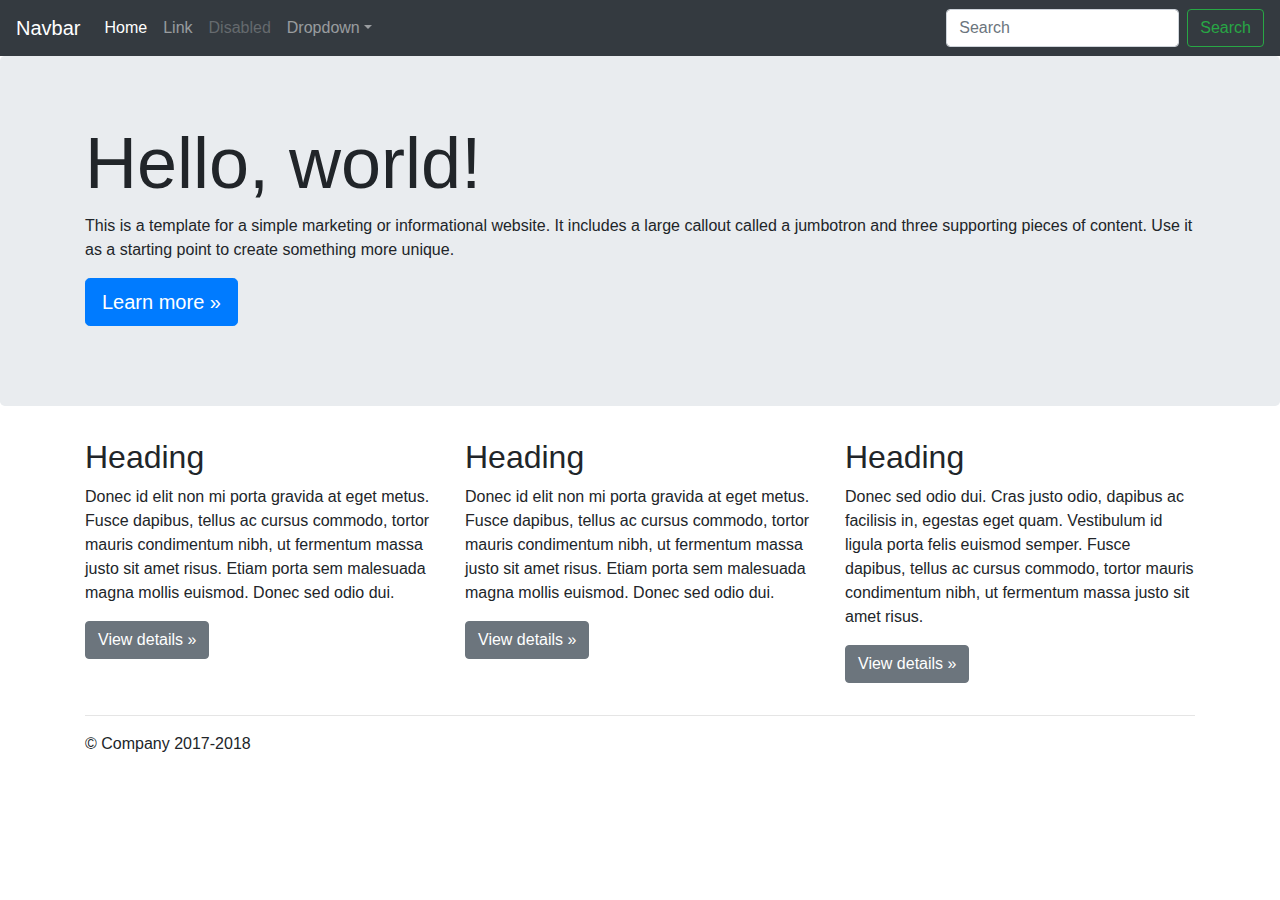
<file: assets/bootstrap-4.0.0/docs/4.0/examples/jumbotron/index.html>
<!doctype html>
<html lang="en">
  <head>
    <meta charset="utf-8">
    <meta name="viewport" content="width=device-width, initial-scale=1, shrink-to-fit=no">
    <meta name="description" content="">
    <meta name="author" content="">
    <link rel="icon" href="../../../../favicon.ico">

    <title>Jumbotron Template for Bootstrap</title>

    <!-- Bootstrap core CSS -->
    <link href="../../../../dist/css/bootstrap.min.css" rel="stylesheet">

    <!-- Custom styles for this template -->
    <link href="jumbotron.css" rel="stylesheet">
  </head>

  <body>

    <nav class="navbar navbar-expand-md navbar-dark fixed-top bg-dark">
      <a class="navbar-brand" href="#">Navbar</a>
      <button class="navbar-toggler" type="button" data-toggle="collapse" data-target="#navbarsExampleDefault" aria-controls="navbarsExampleDefault" aria-expanded="false" aria-label="Toggle navigation">
        <span class="navbar-toggler-icon"></span>
      </button>

      <div class="collapse navbar-collapse" id="navbarsExampleDefault">
        <ul class="navbar-nav mr-auto">
          <li class="nav-item active">
            <a class="nav-link" href="#">Home <span class="sr-only">(current)</span></a>
          </li>
          <li class="nav-item">
            <a class="nav-link" href="#">Link</a>
          </li>
          <li class="nav-item">
            <a class="nav-link disabled" href="#">Disabled</a>
          </li>
          <li class="nav-item dropdown">
            <a class="nav-link dropdown-toggle" href="http://example.com" id="dropdown01" data-toggle="dropdown" aria-haspopup="true" aria-expanded="false">Dropdown</a>
            <div class="dropdown-menu" aria-labelledby="dropdown01">
              <a class="dropdown-item" href="#">Action</a>
              <a class="dropdown-item" href="#">Another action</a>
              <a class="dropdown-item" href="#">Something else here</a>
            </div>
          </li>
        </ul>
        <form class="form-inline my-2 my-lg-0">
          <input class="form-control mr-sm-2" type="text" placeholder="Search" aria-label="Search">
          <button class="btn btn-outline-success my-2 my-sm-0" type="submit">Search</button>
        </form>
      </div>
    </nav>

    <main role="main">

      <!-- Main jumbotron for a primary marketing message or call to action -->
      <div class="jumbotron">
        <div class="container">
          <h1 class="display-3">Hello, world!</h1>
          <p>This is a template for a simple marketing or informational website. It includes a large callout called a jumbotron and three supporting pieces of content. Use it as a starting point to create something more unique.</p>
          <p><a class="btn btn-primary btn-lg" href="#" role="button">Learn more &raquo;</a></p>
        </div>
      </div>

      <div class="container">
        <!-- Example row of columns -->
        <div class="row">
          <div class="col-md-4">
            <h2>Heading</h2>
            <p>Donec id elit non mi porta gravida at eget metus. Fusce dapibus, tellus ac cursus commodo, tortor mauris condimentum nibh, ut fermentum massa justo sit amet risus. Etiam porta sem malesuada magna mollis euismod. Donec sed odio dui. </p>
            <p><a class="btn btn-secondary" href="#" role="button">View details &raquo;</a></p>
          </div>
          <div class="col-md-4">
            <h2>Heading</h2>
            <p>Donec id elit non mi porta gravida at eget metus. Fusce dapibus, tellus ac cursus commodo, tortor mauris condimentum nibh, ut fermentum massa justo sit amet risus. Etiam porta sem malesuada magna mollis euismod. Donec sed odio dui. </p>
            <p><a class="btn btn-secondary" href="#" role="button">View details &raquo;</a></p>
          </div>
          <div class="col-md-4">
            <h2>Heading</h2>
            <p>Donec sed odio dui. Cras justo odio, dapibus ac facilisis in, egestas eget quam. Vestibulum id ligula porta felis euismod semper. Fusce dapibus, tellus ac cursus commodo, tortor mauris condimentum nibh, ut fermentum massa justo sit amet risus.</p>
            <p><a class="btn btn-secondary" href="#" role="button">View details &raquo;</a></p>
          </div>
        </div>

        <hr>

      </div> <!-- /container -->

    </main>

    <footer class="container">
      <p>&copy; Company 2017-2018</p>
    </footer>

    <!-- Bootstrap core JavaScript
    ================================================== -->
    <!-- Placed at the end of the document so the pages load faster -->
    <script src="https://code.jquery.com/jquery-3.2.1.slim.min.js" integrity="sha384-KJ3o2DKtIkvYIK3UENzmM7KCkRr/rE9/Qpg6aAZGJwFDMVNA/GpGFF93hXpG5KkN" crossorigin="anonymous"></script>
    <script>window.jQuery || document.write('<script src="../../../../assets/js/vendor/jquery-slim.min.js"><\/script>')</script>
    <script src="../../../../assets/js/vendor/popper.min.js"></script>
    <script src="../../../../dist/js/bootstrap.min.js"></script>
  </body>
</html>
</file>
<file: assets/bootstrap-4.0.0/docs/4.0/examples/album/album.css>
:root {
  --jumbotron-padding-y: 3rem;
}

.jumbotron {
  padding-top: var(--jumbotron-padding-y);
  padding-bottom: var(--jumbotron-padding-y);
  margin-bottom: 0;
  background-color: #fff;
}
@media (min-width: 768px) {
  .jumbotron {
    padding-top: calc(var(--jumbotron-padding-y) * 2);
    padding-bottom: calc(var(--jumbotron-padding-y) * 2);
  }
}

.jumbotron p:last-child {
  margin-bottom: 0;
}

.jumbotron-heading {
  font-weight: 300;
}

.jumbotron .container {
  max-width: 40rem;
}

footer {
  padding-top: 3rem;
  padding-bottom: 3rem;
}

footer p {
  margin-bottom: .25rem;
}

.box-shadow { box-shadow: 0 .25rem .75rem rgba(0, 0, 0, .05); }
</file>
<file: assets/bootstrap-4.0.0/docs/4.0/examples/blog/blog.css>
/* stylelint-disable selector-list-comma-newline-after */

.blog-header {
  line-height: 1;
  border-bottom: 1px solid #e5e5e5;
}

.blog-header-logo {
  font-family: "Playfair Display", Georgia, "Times New Roman", serif;
  font-size: 2.25rem;
}

.blog-header-logo:hover {
  text-decoration: none;
}

h1, h2, h3, h4, h5, h6 {
  font-family: "Playfair Display", Georgia, "Times New Roman", serif;
}

.display-4 {
  font-size: 2.5rem;
}
@media (min-width: 768px) {
  .display-4 {
    font-size: 3rem;
  }
}

.nav-scroller {
  position: relative;
  z-index: 2;
  height: 2.75rem;
  overflow-y: hidden;
}

.nav-scroller .nav {
  display: -webkit-box;
  display: -ms-flexbox;
  display: flex;
  -ms-flex-wrap: nowrap;
  flex-wrap: nowrap;
  padding-bottom: 1rem;
  margin-top: -1px;
  overflow-x: auto;
  text-align: center;
  white-space: nowrap;
  -webkit-overflow-scrolling: touch;
}

.nav-scroller .nav-link {
  padding-top: .75rem;
  padding-bottom: .75rem;
  font-size: .875rem;
}

.card-img-right {
  height: 100%;
  border-radius: 0 3px 3px 0;
}

.flex-auto {
  -ms-flex: 0 0 auto;
  -webkit-box-flex: 0;
  flex: 0 0 auto;
}

.h-250 { height: 250px; }
@media (min-width: 768px) {
  .h-md-250 { height: 250px; }
}

.border-top { border-top: 1px solid #e5e5e5; }
.border-bottom { border-bottom: 1px solid #e5e5e5; }

.box-shadow { box-shadow: 0 .25rem .75rem rgba(0, 0, 0, .05); }

/*
 * Blog name and description
 */
.blog-title {
  margin-bottom: 0;
  font-size: 2rem;
  font-weight: 400;
}
.blog-description {
  font-size: 1.1rem;
  color: #999;
}

@media (min-width: 40em) {
  .blog-title {
    font-size: 3.5rem;
  }
}

/* Pagination */
.blog-pagination {
  margin-bottom: 4rem;
}
.blog-pagination > .btn {
  border-radius: 2rem;
}

/*
 * Blog posts
 */
.blog-post {
  margin-bottom: 4rem;
}
.blog-post-title {
  margin-bottom: .25rem;
  font-size: 2.5rem;
}
.blog-post-meta {
  margin-bottom: 1.25rem;
  color: #999;
}

/*
 * Footer
 */
.blog-footer {
  padding: 2.5rem 0;
  color: #999;
  text-align: center;
  background-color: #f9f9f9;
  border-top: .05rem solid #e5e5e5;
}
.blog-footer p:last-child {
  margin-bottom: 0;
}
</file>
<file: assets/bootstrap-4.0.0/docs/4.0/examples/carousel/carousel.css>
/* GLOBAL STYLES
-------------------------------------------------- */
/* Padding below the footer and lighter body text */

body {
  padding-top: 3rem;
  padding-bottom: 3rem;
  color: #5a5a5a;
}


/* CUSTOMIZE THE CAROUSEL
-------------------------------------------------- */

/* Carousel base class */
.carousel {
  margin-bottom: 4rem;
}
/* Since positioning the image, we need to help out the caption */
.carousel-caption {
  bottom: 3rem;
  z-index: 10;
}

/* Declare heights because of positioning of img element */
.carousel-item {
  height: 32rem;
  background-color: #777;
}
.carousel-item > img {
  position: absolute;
  top: 0;
  left: 0;
  min-width: 100%;
  height: 32rem;
}


/* MARKETING CONTENT
-------------------------------------------------- */

/* Center align the text within the three columns below the carousel */
.marketing .col-lg-4 {
  margin-bottom: 1.5rem;
  text-align: center;
}
.marketing h2 {
  font-weight: 400;
}
.marketing .col-lg-4 p {
  margin-right: .75rem;
  margin-left: .75rem;
}


/* Featurettes
------------------------- */

.featurette-divider {
  margin: 5rem 0; /* Space out the Bootstrap <hr> more */
}

/* Thin out the marketing headings */
.featurette-heading {
  font-weight: 300;
  line-height: 1;
  letter-spacing: -.05rem;
}


/* RESPONSIVE CSS
-------------------------------------------------- */

@media (min-width: 40em) {
  /* Bump up size of carousel content */
  .carousel-caption p {
    margin-bottom: 1.25rem;
    font-size: 1.25rem;
    line-height: 1.4;
  }

  .featurette-heading {
    font-size: 50px;
  }
}

@media (min-width: 62em) {
  .featurette-heading {
    margin-top: 7rem;
  }
}
</file>
<file: assets/bootstrap-4.0.0/docs/4.0/examples/cover/cover.css>
/*
 * Globals
 */

/* Links */
a,
a:focus,
a:hover {
  color: #fff;
}

/* Custom default button */
.btn-secondary,
.btn-secondary:hover,
.btn-secondary:focus {
  color: #333;
  text-shadow: none; /* Prevent inheritance from `body` */
  background-color: #fff;
  border: .05rem solid #fff;
}


/*
 * Base structure
 */

html,
body {
  height: 100%;
  background-color: #333;
}

body {
  display: -ms-flexbox;
  display: -webkit-box;
  display: flex;
  -ms-flex-pack: center;
  -webkit-box-pack: center;
  justify-content: center;
  color: #fff;
  text-shadow: 0 .05rem .1rem rgba(0, 0, 0, .5);
  box-shadow: inset 0 0 5rem rgba(0, 0, 0, .5);
}

.cover-container {
  max-width: 42em;
}


/*
 * Header
 */
.masthead {
  margin-bottom: 2rem;
}

.masthead-brand {
  margin-bottom: 0;
}

.nav-masthead .nav-link {
  padding: .25rem 0;
  font-weight: 700;
  color: rgba(255, 255, 255, .5);
  background-color: transparent;
  border-bottom: .25rem solid transparent;
}

.nav-masthead .nav-link:hover,
.nav-masthead .nav-link:focus {
  border-bottom-color: rgba(255, 255, 255, .25);
}

.nav-masthead .nav-link + .nav-link {
  margin-left: 1rem;
}

.nav-masthead .active {
  color: #fff;
  border-bottom-color: #fff;
}

@media (min-width: 48em) {
  .masthead-brand {
    float: left;
  }
  .nav-masthead {
    float: right;
  }
}


/*
 * Cover
 */
.cover {
  padding: 0 1.5rem;
}
.cover .btn-lg {
  padding: .75rem 1.25rem;
  font-weight: 700;
}


/*
 * Footer
 */
.mastfoot {
  color: rgba(255, 255, 255, .5);
}
</file>
<file: assets/bootstrap-4.0.0/docs/4.0/examples/grid/grid.css>
body {
  padding-top: 2rem;
  padding-bottom: 2rem;
}

h3 {
  margin-top: 2rem;
}

.row {
  margin-bottom: 1rem;
}
.row .row {
  margin-top: 1rem;
  margin-bottom: 0;
}
[class*="col-"] {
  padding-top: 1rem;
  padding-bottom: 1rem;
  background-color: rgba(86, 61, 124, .15);
  border: 1px solid rgba(86, 61, 124, .2);
}

hr {
  margin-top: 2rem;
  margin-bottom: 2rem;
}
</file>
<file: assets/bootstrap-4.0.0/docs/4.0/examples/jumbotron/jumbotron.css>
/* Move down content because we have a fixed navbar that is 3.5rem tall */
body {
  padding-top: 3.5rem;
}
</file>
<file: assets/bootstrap-4.0.0/js/tests/vendor/qunit.css>
/*!
 * QUnit 2.4.1
 * https://qunitjs.com/
 *
 * Copyright jQuery Foundation and other contributors
 * Released under the MIT license
 * https://jquery.org/license
 *
 * Date: 2017-10-22T05:12Z
 */

/** Font Family and Sizes */

#qunit-tests, #qunit-header, #qunit-banner, #qunit-testrunner-toolbar, #qunit-filteredTest, #qunit-userAgent, #qunit-testresult {
	font-family: "Helvetica Neue Light", "HelveticaNeue-Light", "Helvetica Neue", Calibri, Helvetica, Arial, sans-serif;
}

#qunit-testrunner-toolbar, #qunit-filteredTest, #qunit-userAgent, #qunit-testresult, #qunit-tests li { font-size: small; }
#qunit-tests { font-size: smaller; }


/** Resets */

#qunit-tests, #qunit-header, #qunit-banner, #qunit-filteredTest, #qunit-userAgent, #qunit-testresult, #qunit-modulefilter {
	margin: 0;
	padding: 0;
}


/** Header (excluding toolbar) */

#qunit-header {
	padding: 0.5em 0 0.5em 1em;

	color: #8699A4;
	background-color: #0D3349;

	font-size: 1.5em;
	line-height: 1em;
	font-weight: 400;

	border-radius: 5px 5px 0 0;
}

#qunit-header a {
	text-decoration: none;
	color: #C2CCD1;
}

#qunit-header a:hover,
#qunit-header a:focus {
	color: #FFF;
}

#qunit-banner {
	height: 5px;
}

#qunit-filteredTest {
	padding: 0.5em 1em 0.5em 1em;
	color: #366097;
	background-color: #F4FF77;
}

#qunit-userAgent {
	padding: 0.5em 1em 0.5em 1em;
	color: #FFF;
	background-color: #2B81AF;
	text-shadow: rgba(0, 0, 0, 0.5) 2px 2px 1px;
}


/** Toolbar */

#qunit-testrunner-toolbar {
	padding: 0.5em 1em 0.5em 1em;
	color: #5E740B;
	background-color: #EEE;
}

#qunit-testrunner-toolbar .clearfix {
	height: 0;
	clear: both;
}

#qunit-testrunner-toolbar label {
	display: inline-block;
}

#qunit-testrunner-toolbar input[type=checkbox],
#qunit-testrunner-toolbar input[type=radio] {
	margin: 3px;
	vertical-align: -2px;
}

#qunit-testrunner-toolbar input[type=text] {
	box-sizing: border-box;
	height: 1.6em;
}

.qunit-url-config,
.qunit-filter,
#qunit-modulefilter {
	display: inline-block;
	line-height: 2.1em;
}

.qunit-filter,
#qunit-modulefilter {
	float: right;
	position: relative;
	margin-left: 1em;
}

.qunit-url-config label {
	margin-right: 0.5em;
}

#qunit-modulefilter-search {
	box-sizing: border-box;
	width: 400px;
}

#qunit-modulefilter-search-container:after {
	position: absolute;
	right: 0.3em;
	content: "\25bc";
	color: black;
}

#qunit-modulefilter-dropdown {
	/* align with #qunit-modulefilter-search */
	box-sizing: border-box;
	width: 400px;
	position: absolute;
	right: 0;
	top: 50%;
	margin-top: 0.8em;

	border: 1px solid #D3D3D3;
	border-top: none;
	border-radius: 0 0 .25em .25em;
	color: #000;
	background-color: #F5F5F5;
	z-index: 99;
}

#qunit-modulefilter-dropdown a {
	color: inherit;
	text-decoration: none;
}

#qunit-modulefilter-dropdown .clickable.checked {
	font-weight: bold;
	color: #000;
	background-color: #D2E0E6;
}

#qunit-modulefilter-dropdown .clickable:hover {
	color: #FFF;
	background-color: #0D3349;
}

#qunit-modulefilter-actions {
	display: block;
	overflow: auto;

	/* align with #qunit-modulefilter-dropdown-list */
	font: smaller/1.5em sans-serif;
}

#qunit-modulefilter-dropdown #qunit-modulefilter-actions > * {
	box-sizing: border-box;
	max-height: 2.8em;
	display: block;
	padding: 0.4em;
}

#qunit-modulefilter-dropdown #qunit-modulefilter-actions > button {
	float: right;
	font: inherit;
}

#qunit-modulefilter-dropdown #qunit-modulefilter-actions > :last-child {
	/* insert padding to align with checkbox margins */
	padding-left: 3px;
}

#qunit-modulefilter-dropdown-list {
	max-height: 200px;
	overflow-y: auto;
	margin: 0;
	border-top: 2px groove threedhighlight;
	padding: 0.4em 0 0;
	font: smaller/1.5em sans-serif;
}

#qunit-modulefilter-dropdown-list li {
	white-space: nowrap;
	overflow: hidden;
	text-overflow: ellipsis;
}

#qunit-modulefilter-dropdown-list .clickable {
	display: block;
	padding-left: 0.15em;
}


/** Tests: Pass/Fail */

#qunit-tests {
	list-style-position: inside;
}

#qunit-tests li {
	padding: 0.4em 1em 0.4em 1em;
	border-bottom: 1px solid #FFF;
	list-style-position: inside;
}

#qunit-tests > li {
	display: none;
}

#qunit-tests li.running,
#qunit-tests li.pass,
#qunit-tests li.fail,
#qunit-tests li.skipped,
#qunit-tests li.aborted {
	display: list-item;
}

#qunit-tests.hidepass {
	position: relative;
}

#qunit-tests.hidepass li.running,
#qunit-tests.hidepass li.pass:not(.todo) {
	visibility: hidden;
	position: absolute;
	width:   0;
	height:  0;
	padding: 0;
	border:  0;
	margin:  0;
}

#qunit-tests li strong {
	cursor: pointer;
}

#qunit-tests li.skipped strong {
	cursor: default;
}

#qunit-tests li a {
	padding: 0.5em;
	color: #C2CCD1;
	text-decoration: none;
}

#qunit-tests li p a {
	padding: 0.25em;
	color: #6B6464;
}
#qunit-tests li a:hover,
#qunit-tests li a:focus {
	color: #000;
}

#qunit-tests li .runtime {
	float: right;
	font-size: smaller;
}

.qunit-assert-list {
	margin-top: 0.5em;
	padding: 0.5em;

	background-color: #FFF;

	border-radius: 5px;
}

.qunit-source {
	margin: 0.6em 0 0.3em;
}

.qunit-collapsed {
	display: none;
}

#qunit-tests table {
	border-collapse: collapse;
	margin-top: 0.2em;
}

#qunit-tests th {
	text-align: right;
	vertical-align: top;
	padding: 0 0.5em 0 0;
}

#qunit-tests td {
	vertical-align: top;
}

#qunit-tests pre {
	margin: 0;
	white-space: pre-wrap;
	word-wrap: break-word;
}

#qunit-tests del {
	color: #374E0C;
	background-color: #E0F2BE;
	text-decoration: none;
}

#qunit-tests ins {
	color: #500;
	background-color: #FFCACA;
	text-decoration: none;
}

/*** Test Counts */

#qunit-tests b.counts                       { color: #000; }
#qunit-tests b.passed                       { color: #5E740B; }
#qunit-tests b.failed                       { color: #710909; }

#qunit-tests li li {
	padding: 5px;
	background-color: #FFF;
	border-bottom: none;
	list-style-position: inside;
}

/*** Passing Styles */

#qunit-tests li li.pass {
	color: #3C510C;
	background-color: #FFF;
	border-left: 10px solid #C6E746;
}

#qunit-tests .pass                          { color: #528CE0; background-color: #D2E0E6; }
#qunit-tests .pass .test-name               { color: #366097; }

#qunit-tests .pass .test-actual,
#qunit-tests .pass .test-expected           { color: #999; }

#qunit-banner.qunit-pass                    { background-color: #C6E746; }

/*** Failing Styles */

#qunit-tests li li.fail {
	color: #710909;
	background-color: #FFF;
	border-left: 10px solid #EE5757;
	white-space: pre;
}

#qunit-tests > li:last-child {
	border-radius: 0 0 5px 5px;
}

#qunit-tests .fail                          { color: #000; background-color: #EE5757; }
#qunit-tests .fail .test-name,
#qunit-tests .fail .module-name             { color: #000; }

#qunit-tests .fail .test-actual             { color: #EE5757; }
#qunit-tests .fail .test-expected           { color: #008000; }

#qunit-banner.qunit-fail                    { background-color: #EE5757; }


/*** Aborted tests */
#qunit-tests .aborted { color: #000; background-color: orange; }
/*** Skipped tests */

#qunit-tests .skipped {
	background-color: #EBECE9;
}

#qunit-tests .qunit-todo-label,
#qunit-tests .qunit-skipped-label {
	background-color: #F4FF77;
	display: inline-block;
	font-style: normal;
	color: #366097;
	line-height: 1.8em;
	padding: 0 0.5em;
	margin: -0.4em 0.4em -0.4em 0;
}

#qunit-tests .qunit-todo-label {
	background-color: #EEE;
}

/** Result */

#qunit-testresult {
	color: #2B81AF;
	background-color: #D2E0E6;

	border-bottom: 1px solid #FFF;
}
#qunit-testresult .clearfix {
	height: 0;
	clear: both;
}
#qunit-testresult .module-name {
	font-weight: 700;
}
#qunit-testresult-display {
	padding: 0.5em 1em 0.5em 1em;
	width: 85%;
	float:left;
}
#qunit-testresult-controls {
	padding: 0.5em 1em 0.5em 1em;
  width: 10%;
	float:left;
}

/** Fixture */

#qunit-fixture {
	position: absolute;
	top: -10000px;
	left: -10000px;
	width: 1000px;
	height: 1000px;
}
</file>
